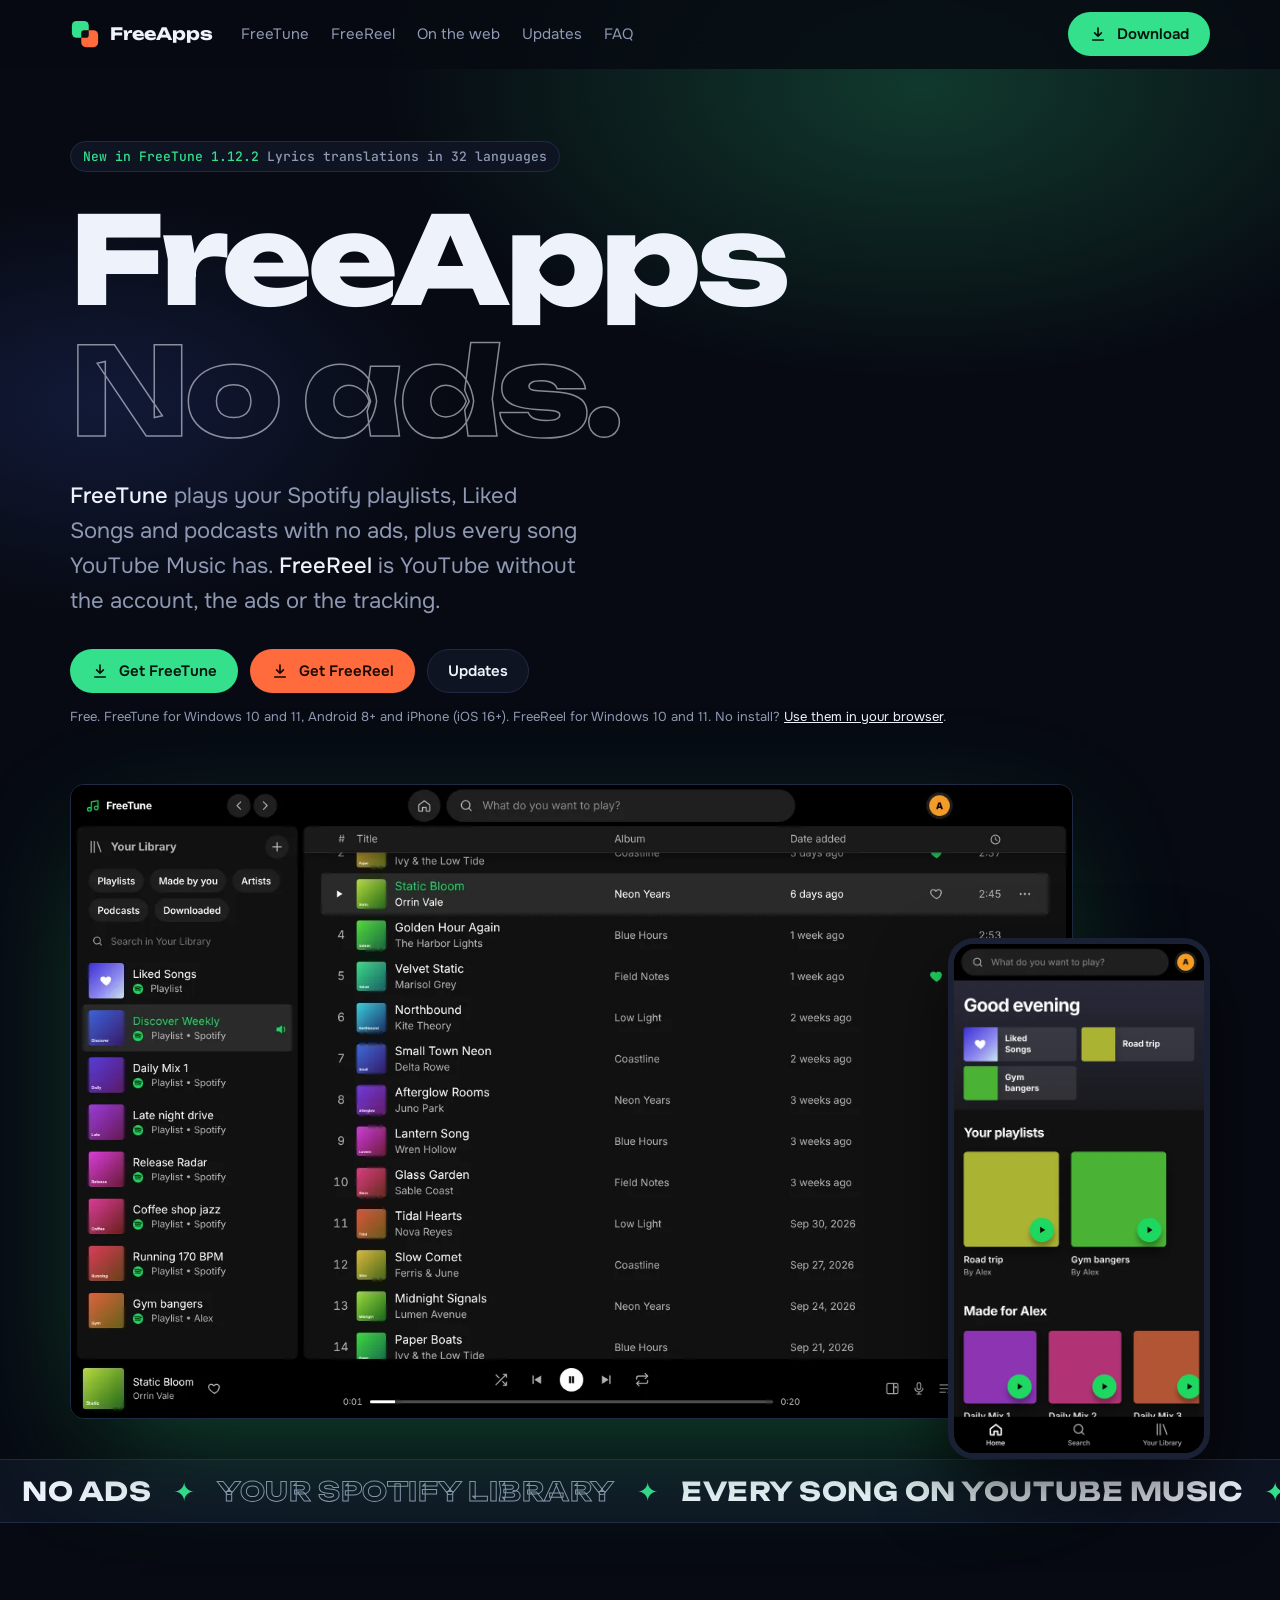
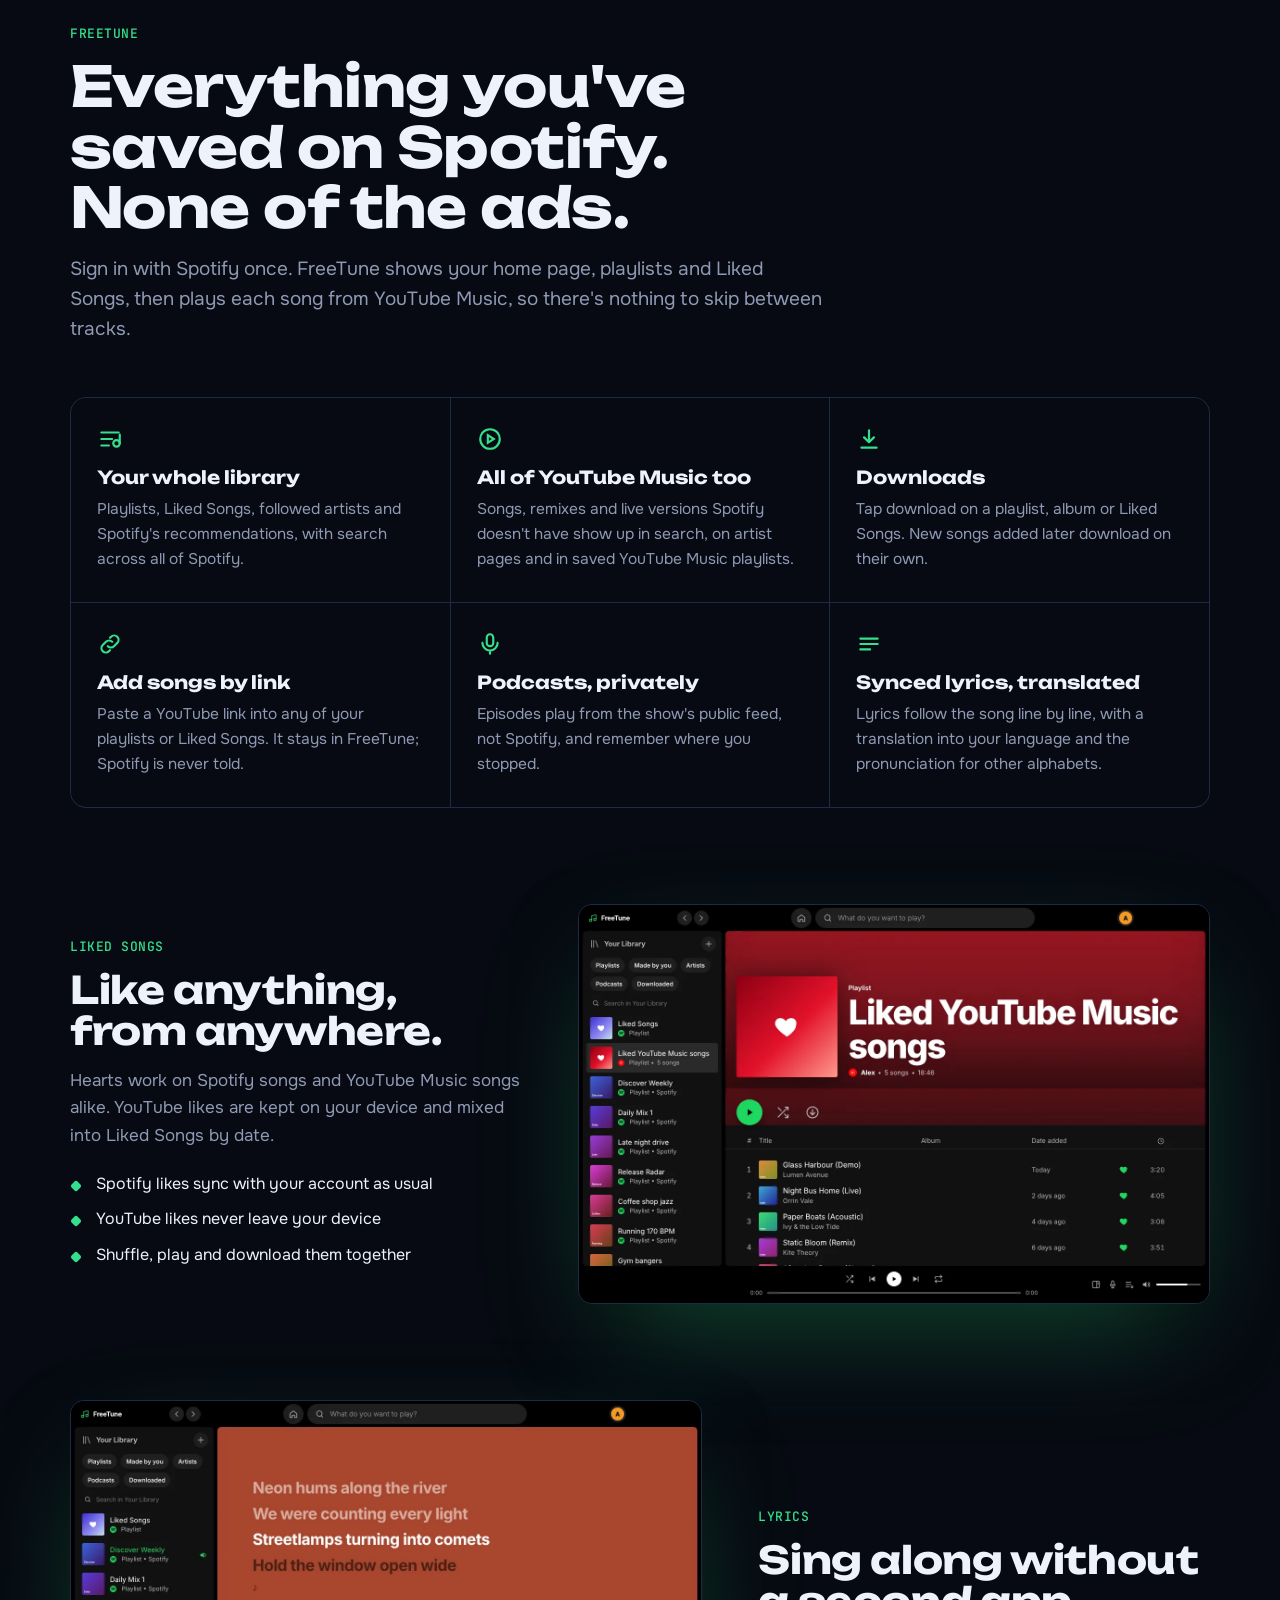
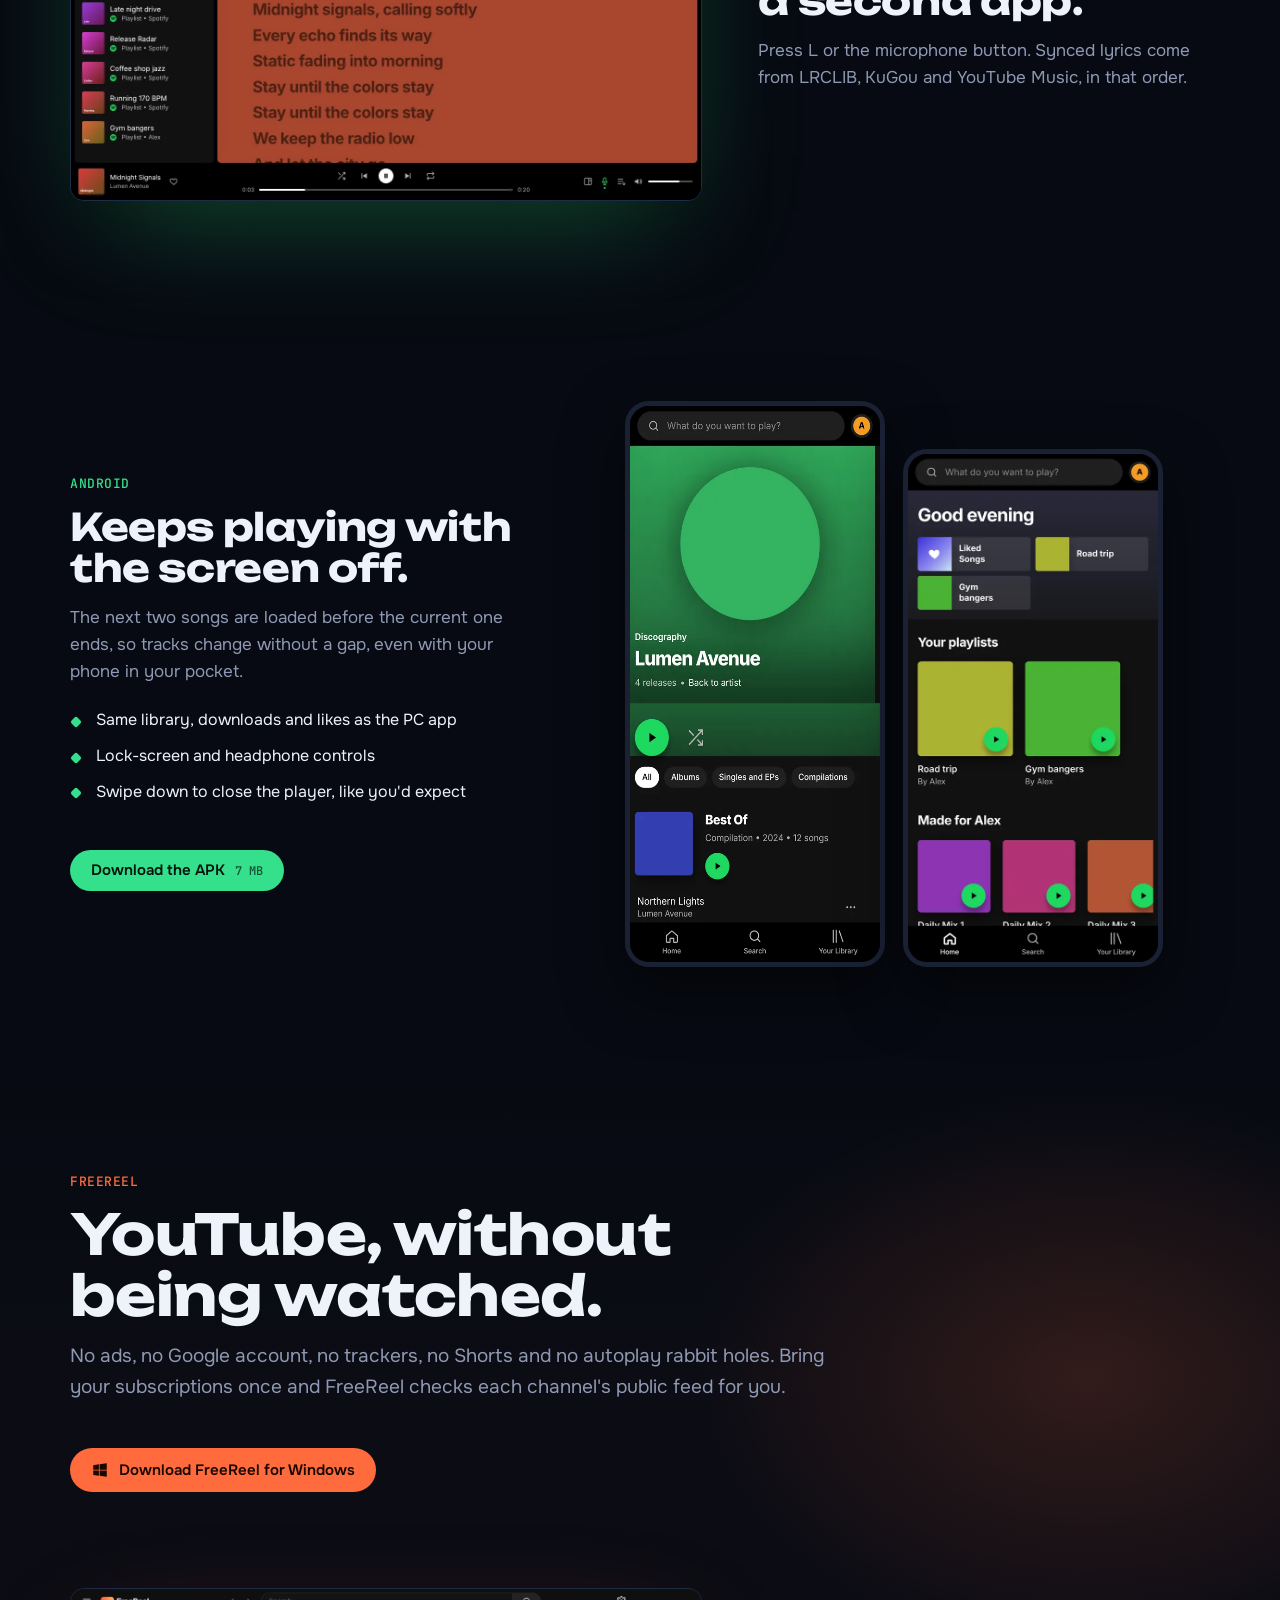
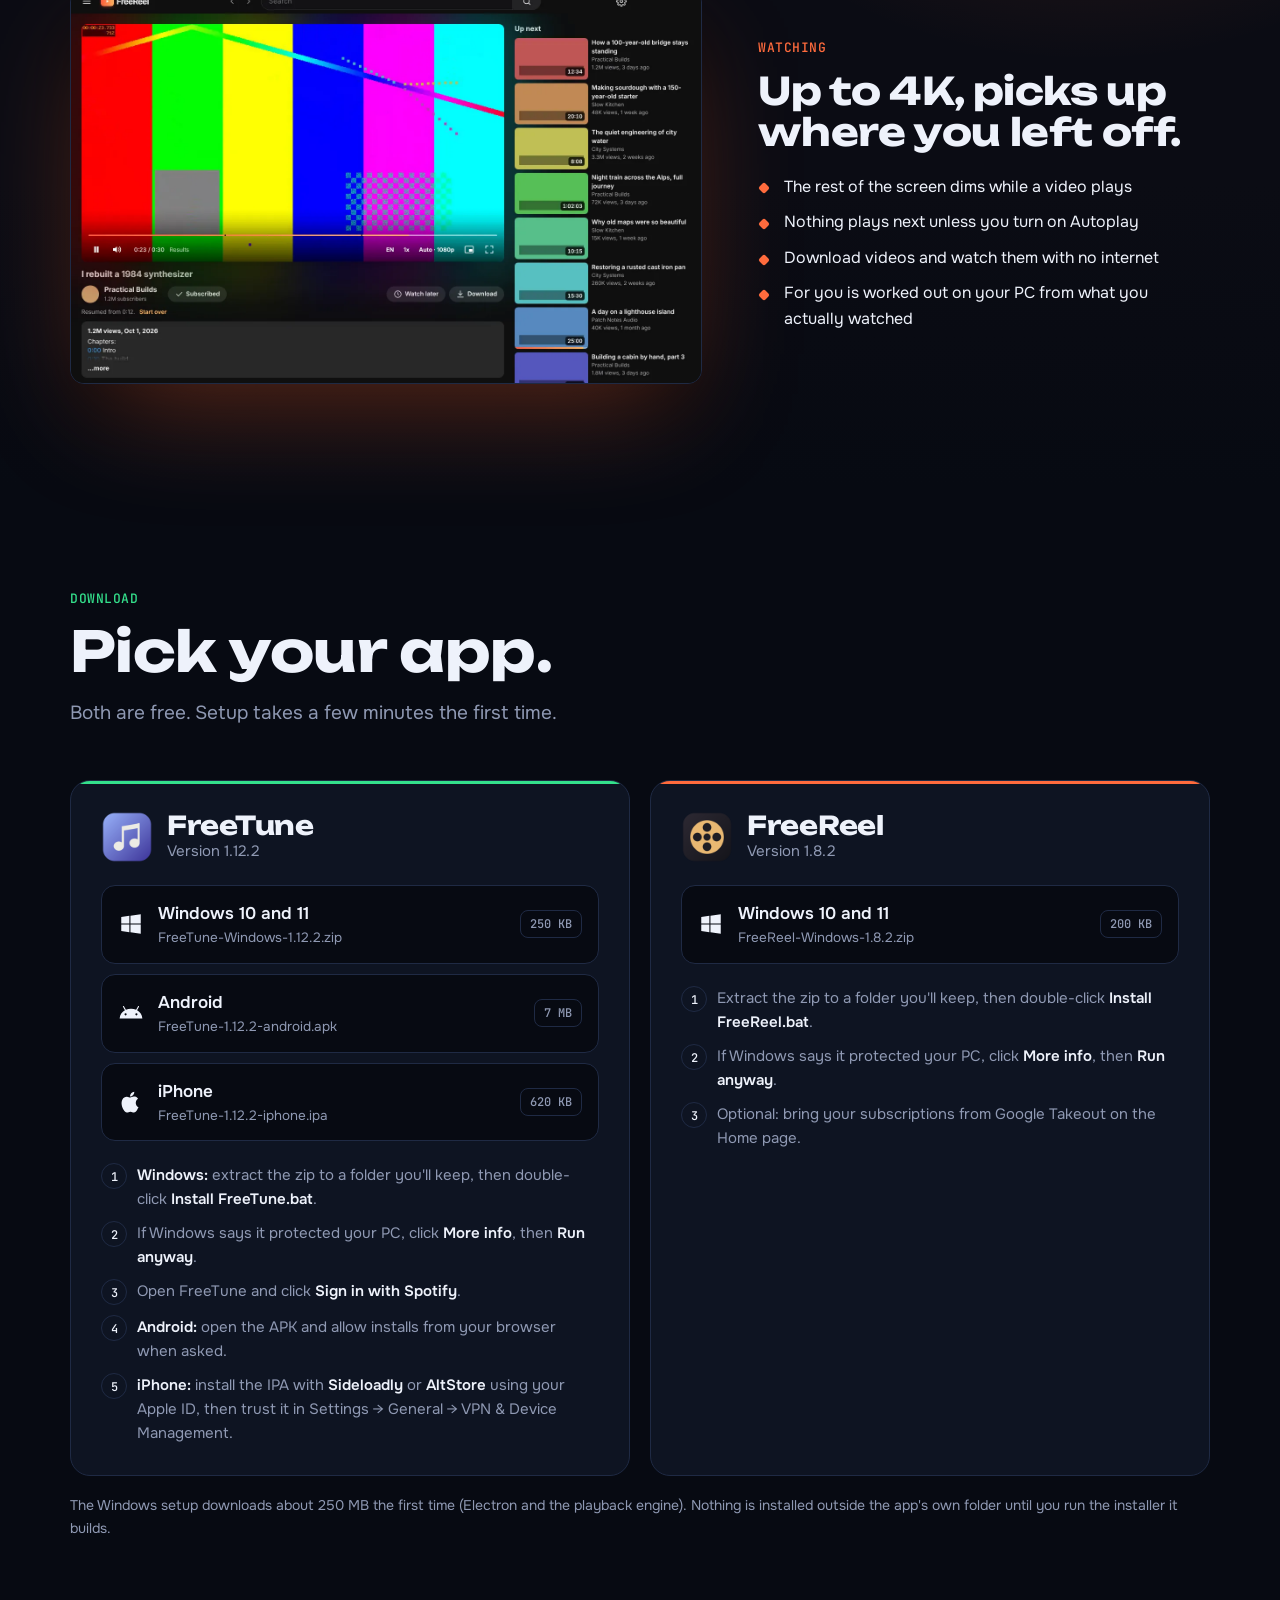
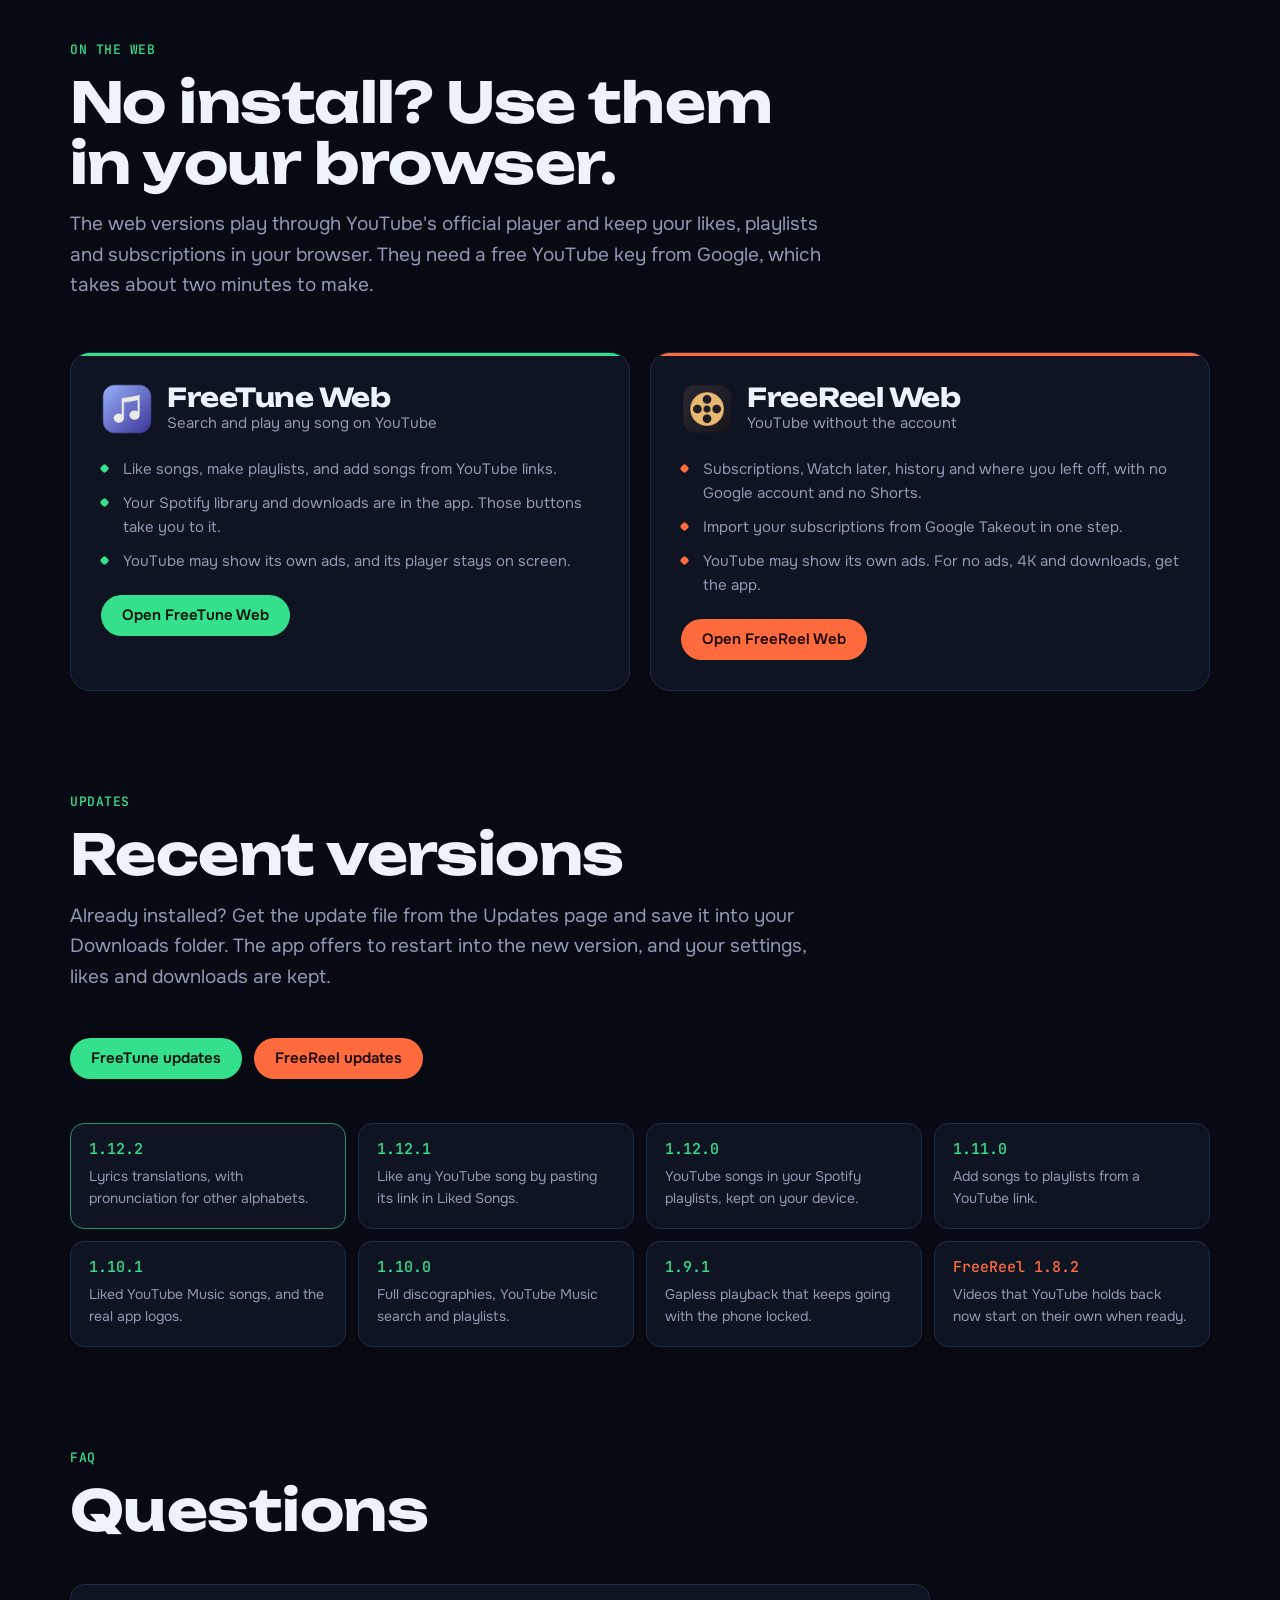
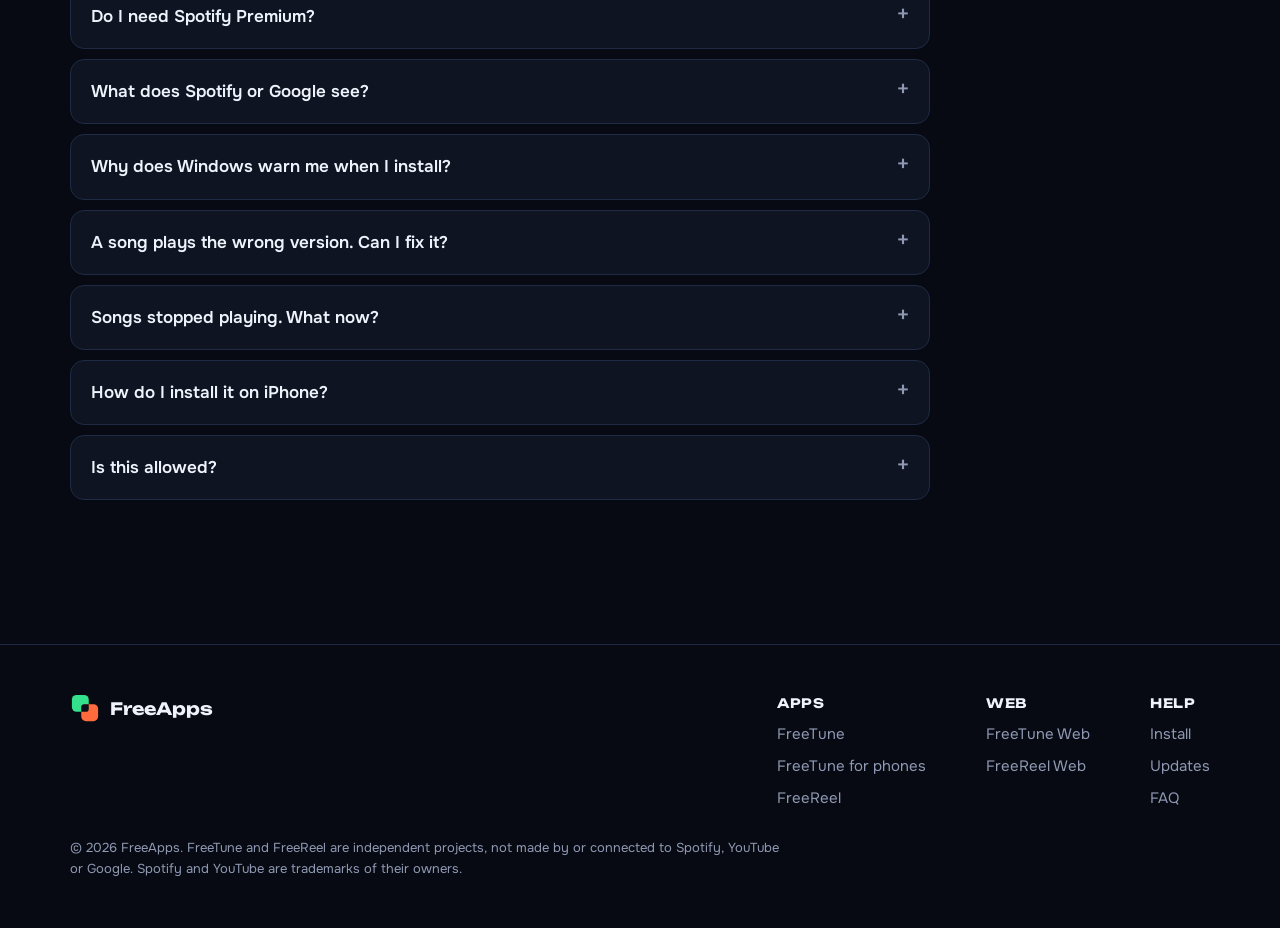
<file: index.html>
<!DOCTYPE html>
<html lang="en">
<head>
<meta charset="utf-8">
<meta name="viewport" content="width=device-width, initial-scale=1, viewport-fit=cover">
<title>FreeApps</title>
<meta name="description" content="FreeApps: download FreeTune (your Spotify library, ad-free) and FreeReel (private YouTube) for Windows, Android and iPhone.">
<meta name="theme-color" content="#070a12">
<link rel="icon" href="img/freeapps.svg" type="image/svg+xml">
<link rel="preconnect" href="https://fonts.googleapis.com">
<link rel="preconnect" href="https://fonts.gstatic.com" crossorigin>
<link rel="stylesheet" href="https://fonts.googleapis.com/css2?family=Unbounded:wght@500;700;800&family=Onest:wght@400;500;600&family=JetBrains+Mono:wght@500&display=swap">
<link rel="stylesheet" href="site.css">
</head>
<body>

<header class="top" id="top">
  <div class="wrap bar">
    <a class="brand" href="#top"><img src="img/freeapps.svg" alt="">FreeApps</a>
    <nav class="links" aria-label="Sections">
      <a href="#freetune">FreeTune</a>
      <a href="#freereel">FreeReel</a>
      <a href="#web">On the web</a>
      <a href="updates.html">Updates</a>
      <a href="#faq">FAQ</a>
    </nav>
    <a class="btn tune" href="#download"><svg viewBox="0 0 24 24" fill="none" stroke="currentColor" stroke-width="2.2" stroke-linecap="round" stroke-linejoin="round"><path d="M12 4v11m0 0-4.5-4.5M12 15l4.5-4.5M5 20h14"/></svg>Download</a>
  </div>
</header>

<main>
  <section class="hero">
    <div class="wrap">
      <span class="kicker"><b>New in FreeTune 1.12.2</b> Lyrics translations in 32 languages</span>
      <h1>FreeApps<span>No ads.</span></h1>
      <p class="lede"><strong>FreeTune</strong> plays your Spotify playlists, Liked Songs and podcasts with no ads, plus every song YouTube Music has. <strong>FreeReel</strong> is YouTube without the account, the ads or the tracking.</p>
      <div class="cta">
        <a class="btn tune" href="#get-freetune"><svg viewBox="0 0 24 24" fill="none" stroke="currentColor" stroke-width="2.2" stroke-linecap="round" stroke-linejoin="round"><path d="M12 4v11m0 0-4.5-4.5M12 15l4.5-4.5M5 20h14"/></svg>Get FreeTune</a>
        <a class="btn reel" href="#get-freereel"><svg viewBox="0 0 24 24" fill="none" stroke="currentColor" stroke-width="2.2" stroke-linecap="round" stroke-linejoin="round"><path d="M12 4v11m0 0-4.5-4.5M12 15l4.5-4.5M5 20h14"/></svg>Get FreeReel</a>
        <a class="btn ghost" href="updates.html">Updates</a>
      </div>
      <p class="fine">Free. FreeTune for Windows 10 and 11, Android 8+ and iPhone (iOS 16+). FreeReel for Windows 10 and 11. No install? <a href="#web">Use them in your browser</a>.</p>

      <div class="stage">
        <div class="screen desk"><img src="img/tune-desktop.webp" width="1360" height="860" alt="FreeTune on Windows: a Spotify playlist playing, with Your Library on the left"></div>
        <div class="phone"><img src="img/tune-phone.webp" width="540" height="1099" alt="FreeTune on Android: the home page"></div>
      </div>
    </div>
  </section>

  <div class="ticker" aria-hidden="true">
    <div class="track">
      <span>No ads</span><i>✦</i><span class="o">Your Spotify library</span><i>✦</i><span>Every song on YouTube Music</span><i>✦</i><span class="o">Offline downloads</span><i>✦</i><span>Synced lyrics</span><i>✦</i><span class="o">Private podcasts</span><i>✦</i>
      <span>No ads</span><i>✦</i><span class="o">Your Spotify library</span><i>✦</i><span>Every song on YouTube Music</span><i>✦</i><span class="o">Offline downloads</span><i>✦</i><span>Synced lyrics</span><i>✦</i><span class="o">Private podcasts</span><i>✦</i>
    </div>
  </div>

  <section class="band" id="freetune">
    <div class="wrap">
      <div class="head">
        <span class="tag">FREETUNE</span>
        <h2>Everything you've saved on Spotify. None of the ads.</h2>
        <p>Sign in with Spotify once. FreeTune shows your home page, playlists and Liked Songs, then plays each song from YouTube Music, so there's nothing to skip between tracks.</p>
      </div>

      <div class="feats">
        <div class="feat">
          <svg viewBox="0 0 24 24" fill="none" stroke="currentColor" stroke-width="2" stroke-linecap="round"><path d="M4 6h16M4 12h10M4 18h7"/><circle cx="18" cy="16" r="3"/><path d="M21 16V8"/></svg>
          <h3>Your whole library</h3>
          <p>Playlists, Liked Songs, followed artists and Spotify's recommendations, with search across all of Spotify.</p>
        </div>
        <div class="feat">
          <svg viewBox="0 0 24 24" fill="none" stroke="currentColor" stroke-width="2" stroke-linecap="round"><circle cx="12" cy="12" r="9"/><path d="m10 8.5 5.5 3.5-5.5 3.5z"/></svg>
          <h3>All of YouTube Music too</h3>
          <p>Songs, remixes and live versions Spotify doesn't have show up in search, on artist pages and in saved YouTube Music playlists.</p>
        </div>
        <div class="feat">
          <svg viewBox="0 0 24 24" fill="none" stroke="currentColor" stroke-width="2" stroke-linecap="round" stroke-linejoin="round"><path d="M12 4v11m0 0-4.5-4.5M12 15l4.5-4.5M5 20h14"/></svg>
          <h3>Downloads</h3>
          <p>Tap download on a playlist, album or Liked Songs. New songs added later download on their own.</p>
        </div>
        <div class="feat">
          <svg viewBox="0 0 24 24" fill="none" stroke="currentColor" stroke-width="2" stroke-linecap="round"><path d="M10 14a4 4 0 0 0 5.7 0l3-3a4 4 0 0 0-5.7-5.7l-1 1M14 10a4 4 0 0 0-5.7 0l-3 3a4 4 0 0 0 5.7 5.7l1-1"/></svg>
          <h3>Add songs by link</h3>
          <p>Paste a YouTube link into any of your playlists or Liked Songs. It stays in FreeTune; Spotify is never told.</p>
        </div>
        <div class="feat">
          <svg viewBox="0 0 24 24" fill="none" stroke="currentColor" stroke-width="2" stroke-linecap="round"><rect x="9" y="3" width="6" height="11" rx="3"/><path d="M5 11a7 7 0 0 0 14 0M12 18v3"/></svg>
          <h3>Podcasts, privately</h3>
          <p>Episodes play from the show's public feed, not Spotify, and remember where you stopped.</p>
        </div>
        <div class="feat">
          <svg viewBox="0 0 24 24" fill="none" stroke="currentColor" stroke-width="2" stroke-linecap="round"><path d="M4 7h16M4 12h16M4 17h9"/></svg>
          <h3>Synced lyrics, translated</h3>
          <p>Lyrics follow the song line by line, with a translation into your language and the pronunciation for other alphabets.</p>
        </div>
      </div>

      <div class="story">
        <div class="copy">
          <span class="tag">LIKED SONGS</span>
          <h3>Like anything, from anywhere.</h3>
          <p>Hearts work on Spotify songs and YouTube Music songs alike. YouTube likes are kept on your device and mixed into Liked Songs by date.</p>
          <ul>
            <li>Spotify likes sync with your account as usual</li>
            <li>YouTube likes never leave your device</li>
            <li>Shuffle, play and download them together</li>
          </ul>
        </div>
        <div class="shot"><div class="screen"><img src="img/tune-ytliked.webp" width="1360" height="860" alt="The Liked YouTube Music songs playlist in FreeTune"></div></div>
      </div>

      <div class="story flip">
        <div class="copy">
          <span class="tag">LYRICS</span>
          <h3>Sing along without a second app.</h3>
          <p>Press L or the microphone button. Synced lyrics come from LRCLIB, KuGou and YouTube Music, in that order.</p>
        </div>
        <div class="shot"><div class="screen"><img src="img/tune-lyrics.webp" width="1360" height="860" alt="Synced lyrics in FreeTune with the current line highlighted"></div></div>
      </div>
    </div>
  </section>

  <section class="band" id="phone" style="padding-top:0">
    <div class="wrap">
      <div class="story">
        <div class="copy">
          <span class="tag">ANDROID</span>
          <h3>Keeps playing with the screen off.</h3>
          <p>The next two songs are loaded before the current one ends, so tracks change without a gap, even with your phone in your pocket.</p>
          <ul>
            <li>Same library, downloads and likes as the PC app</li>
            <li>Lock-screen and headphone controls</li>
            <li>Swipe down to close the player, like you'd expect</li>
          </ul>
          <div class="cta"><a class="btn tune" href="downloads/FreeTune-1.12.2-android.apk" download>Download the APK <small>7 MB</small></a></div>
        </div>
        <div class="shot phones">
          <img src="img/tune-phone-disco.webp" width="540" height="1099" alt="An artist's full discography on FreeTune for Android">
          <img src="img/tune-phone.webp" width="540" height="1099" alt="The home page of FreeTune for Android">
        </div>
      </div>
    </div>
  </section>

  <section class="band reel-band" id="freereel">
    <div class="wrap">
      <div class="head">
        <span class="tag">FREEREEL</span>
        <h2>YouTube, without being watched.</h2>
        <p>No ads, no Google account, no trackers, no Shorts and no autoplay rabbit holes. Bring your subscriptions once and FreeReel checks each channel's public feed for you.</p>
        <div class="cta"><a class="btn reel" href="downloads/FreeReel-Windows-1.8.2.zip" download><svg viewBox="0 0 24 24" fill="currentColor"><path d="M3 5.5 10.5 4.4v7.1H3zm8.5-1.2L21 3v8.5h-9.5zM3 12.5h7.5v7.1L3 18.5zm8.5 0H21V21l-9.5-1.3z"/></svg>Download FreeReel for Windows</a></div>
      </div>
      <div class="story flip">
        <div class="copy">
          <span class="tag">WATCHING</span>
          <h3>Up to 4K, picks up where you left off.</h3>
          <ul>
            <li>The rest of the screen dims while a video plays</li>
            <li>Nothing plays next unless you turn on Autoplay</li>
            <li>Download videos and watch them with no internet</li>
            <li>For you is worked out on your PC from what you actually watched</li>
          </ul>
        </div>
        <div class="shot"><div class="screen"><img src="img/reel-watch.webp" width="1440" height="900" alt="Watching a video in FreeReel with Up next on the right"></div></div>
      </div>
    </div>
  </section>

  <section class="band" id="download">
    <div class="wrap">
      <div class="head">
        <span class="tag">DOWNLOAD</span>
        <h2>Pick your app.</h2>
        <p>Both are free. Setup takes a few minutes the first time.</p>
      </div>
      <div class="get">
        <div class="card" id="get-freetune">
          <div class="who"><img src="img/icon.png" alt=""><div><h3>FreeTune</h3><p>Version 1.12.2</p></div></div>
          <div class="files">
            <a class="file" href="downloads/FreeTune-Windows-1.12.2.zip" download>
              <svg viewBox="0 0 24 24" fill="currentColor"><path d="M3 5.5 10.5 4.4v7.1H3zm8.5-1.2L21 3v8.5h-9.5zM3 12.5h7.5v7.1L3 18.5zm8.5 0H21V21l-9.5-1.3z"/></svg>
              <div><b>Windows 10 and 11</b><span>FreeTune-Windows-1.12.2.zip</span></div><em>250 KB</em>
            </a>
            <a class="file" href="downloads/FreeTune-1.12.2-android.apk" download>
              <svg viewBox="0 0 24 24" fill="currentColor"><path d="M17.6 9.5 19.4 6.3a.5.5 0 1 0-.9-.5l-1.8 3.2A10.9 10.9 0 0 0 12 8c-1.7 0-3.3.4-4.7 1L5.5 5.8a.5.5 0 1 0-.9.5l1.8 3.2C3.6 11 1.8 13.8 1.5 17h21c-.3-3.2-2.1-6-4.9-7.5zM7 14.2a1 1 0 1 1 0-2 1 1 0 0 1 0 2zm10 0a1 1 0 1 1 0-2 1 1 0 0 1 0 2z"/></svg>
              <div><b>Android</b><span>FreeTune-1.12.2-android.apk</span></div><em>7 MB</em>
            </a>
            <a class="file" href="downloads/FreeTune-1.12.2-iphone.ipa" download>
              <svg viewBox="0 0 24 24" fill="currentColor"><path d="M16.4 12.6c0-2.4 2-3.6 2.1-3.7-1.1-1.7-2.9-1.9-3.5-1.9-1.5-.2-2.9.9-3.7.9-.8 0-1.9-.9-3.2-.8-1.6 0-3.2 1-4 2.5-1.7 3-.4 7.4 1.2 9.8.8 1.2 1.8 2.5 3 2.4 1.2 0 1.7-.8 3.2-.8s1.9.8 3.2.8c1.3 0 2.1-1.2 2.9-2.4.9-1.3 1.3-2.7 1.3-2.7s-2.5-1-2.5-4.1zM14 5.5c.7-.8 1.1-1.9 1-3-1 0-2.1.7-2.8 1.5-.6.7-1.2 1.8-1 2.9 1.1.1 2.1-.6 2.8-1.4z"/></svg>
              <div><b>iPhone</b><span>FreeTune-1.12.2-iphone.ipa</span></div><em>620 KB</em>
            </a>
          </div>
          <ol class="steps">
            <li><span><b>Windows:</b> extract the zip to a folder you'll keep, then double-click <b>Install FreeTune.bat</b>.</span></li>
            <li><span>If Windows says it protected your PC, click <b>More info</b>, then <b>Run anyway</b>.</span></li>
            <li><span>Open FreeTune and click <b>Sign in with Spotify</b>.</span></li>
            <li><span><b>Android:</b> open the APK and allow installs from your browser when asked.</span></li>
            <li><span><b>iPhone:</b> install the IPA with <b>Sideloadly</b> or <b>AltStore</b> using your Apple ID, then trust it in Settings → General → VPN &amp; Device Management.</span></li>
          </ol>
        </div>
        <div class="card reel" id="get-freereel">
          <div class="who"><img src="img/icon-reel.png" alt=""><div><h3>FreeReel</h3><p>Version 1.8.2</p></div></div>
          <div class="files">
            <a class="file" href="downloads/FreeReel-Windows-1.8.2.zip" download>
              <svg viewBox="0 0 24 24" fill="currentColor"><path d="M3 5.5 10.5 4.4v7.1H3zm8.5-1.2L21 3v8.5h-9.5zM3 12.5h7.5v7.1L3 18.5zm8.5 0H21V21l-9.5-1.3z"/></svg>
              <div><b>Windows 10 and 11</b><span>FreeReel-Windows-1.8.2.zip</span></div><em>200 KB</em>
            </a>
          </div>
          <ol class="steps">
            <li><span>Extract the zip to a folder you'll keep, then double-click <b>Install FreeReel.bat</b>.</span></li>
            <li><span>If Windows says it protected your PC, click <b>More info</b>, then <b>Run anyway</b>.</span></li>
            <li><span>Optional: bring your subscriptions from Google Takeout on the Home page.</span></li>
          </ol>
        </div>
      </div>
      <p class="note">The Windows setup downloads about 250 MB the first time (Electron and the playback engine). Nothing is installed outside the app's own folder until you run the installer it builds.</p>
    </div>
  </section>

  <section class="band" id="web" style="padding-top:0">
    <div class="wrap">
      <div class="head">
        <span class="tag">ON THE WEB</span>
        <h2>No install? Use them in your browser.</h2>
        <p>The web versions play through YouTube's official player and keep your likes, playlists and subscriptions in your browser. They need a free YouTube key from Google, which takes about two minutes to make.</p>
      </div>
      <div class="get">
        <div class="card">
          <div class="who"><img src="img/icon.png" alt=""><div><h3>FreeTune Web</h3><p>Search and play any song on YouTube</p></div></div>
          <ol class="steps webdiff">
            <li><span>Like songs, make playlists, and add songs from YouTube links.</span></li>
            <li><span>Your Spotify library and downloads are in the app. Those buttons take you to it.</span></li>
            <li><span>YouTube may show its own ads, and its player stays on screen.</span></li>
          </ol>
          <a class="btn tune" href="tune/">Open FreeTune Web</a>
        </div>
        <div class="card reel">
          <div class="who"><img src="img/icon-reel.png" alt=""><div><h3>FreeReel Web</h3><p>YouTube without the account</p></div></div>
          <ol class="steps webdiff">
            <li><span>Subscriptions, Watch later, history and where you left off, with no Google account and no Shorts.</span></li>
            <li><span>Import your subscriptions from Google Takeout in one step.</span></li>
            <li><span>YouTube may show its own ads. For no ads, 4K and downloads, get the app.</span></li>
          </ol>
          <a class="btn reel" href="reel/">Open FreeReel Web</a>
        </div>
      </div>
    </div>
  </section>

  <section class="band" id="releases" style="padding-top:0">
    <div class="wrap">
      <div class="head">
        <span class="tag">UPDATES</span>
        <h2>Recent versions</h2>
        <p>Already installed? Get the update file from the Updates page and save it into your Downloads folder. The app offers to restart into the new version, and your settings, likes and downloads are kept.</p>
        <div class="cta"><a class="btn tune" href="updates.html#freetune">FreeTune updates</a><a class="btn reel" href="updates.html#freereel">FreeReel updates</a></div>
      </div>
      <div class="codes">
        <div class="code now"><span class="v">1.12.2</span><p>Lyrics translations, with pronunciation for other alphabets.</p></div>
        <div class="code"><span class="v">1.12.1</span><p>Like any YouTube song by pasting its link in Liked Songs.</p></div>
        <div class="code"><span class="v">1.12.0</span><p>YouTube songs in your Spotify playlists, kept on your device.</p></div>
        <div class="code"><span class="v">1.11.0</span><p>Add songs to playlists from a YouTube link.</p></div>
        <div class="code"><span class="v">1.10.1</span><p>Liked YouTube Music songs, and the real app logos.</p></div>
        <div class="code"><span class="v">1.10.0</span><p>Full discographies, YouTube Music search and playlists.</p></div>
        <div class="code"><span class="v">1.9.1</span><p>Gapless playback that keeps going with the phone locked.</p></div>
        <div class="code r"><span class="v">FreeReel 1.8.2</span><p>Videos that YouTube holds back now start on their own when ready.</p></div>
      </div>
    </div>
  </section>

  <section class="band" id="faq" style="padding-top:0">
    <div class="wrap">
      <div class="head"><span class="tag">FAQ</span><h2>Questions</h2></div>
      <div class="faq">
        <details><summary>Do I need Spotify Premium?</summary><p>No. A free Spotify account works. FreeTune only reads your library and search from Spotify; the music itself comes from YouTube Music, so there are no Spotify ads.</p></details>
        <details><summary>What does Spotify or Google see?</summary><p>Spotify sees that you signed in and browsed your library, like it would in its own app. Songs are fetched from YouTube without a Google account or cookies. Likes and songs you add from YouTube links stay on your device. Podcast episodes come from the show's public feed. YouTube still sees your internet address when it sends audio or video; use a VPN if you want to hide that.</p></details>
        <details><summary>Why does Windows warn me when I install?</summary><p>The apps aren't code-signed, which costs money every year. Windows shows "Windows protected your PC" for unsigned apps. Click More info, then Run anyway.</p></details>
        <details><summary>A song plays the wrong version. Can I fix it?</summary><p>Yes. Right-click the song, choose "Wrong song?", and paste the YouTube link of the right one. FreeTune uses it from then on.</p></details>
        <details><summary>Songs stopped playing. What now?</summary><p>Open Settings and choose Update playback engine. If that doesn't help, Settings → Open log folder has a log you can share.</p></details>
        <details><summary>How do I install it on iPhone?</summary><p>The iPhone app isn't on the App Store, so it's installed with Sideloadly (on a PC or Mac) or AltStore using your own Apple ID. With a free Apple ID the app has to be re-installed every 7 days; AltStore can do that for you automatically. It needs iOS 16 or newer.</p></details>
        <details><summary>Is this allowed?</summary><p>FreeTune and FreeReel use unofficial Spotify and YouTube interfaces, which neither service permits. They can break when those services change. The risk to your accounts is low but not zero. Neither app is made by, or connected to, Spotify, YouTube or Google.</p></details>
      </div>
    </div>
  </section>
</main>

<footer>
  <div class="wrap">
    <a class="brand" href="#top"><img src="img/freeapps.svg" alt="">FreeApps</a>
    <div class="cols">
      <div><b>APPS</b><a href="#freetune">FreeTune</a><a href="#phone">FreeTune for phones</a><a href="#freereel">FreeReel</a></div>
      <div><b>WEB</b><a href="tune/">FreeTune Web</a><a href="reel/">FreeReel Web</a></div>
      <div><b>HELP</b><a href="#download">Install</a><a href="updates.html">Updates</a><a href="#faq">FAQ</a></div>
    </div>
    <p class="legal">© 2026 FreeApps. FreeTune and FreeReel are independent projects, not made by or connected to Spotify, YouTube or Google. Spotify and YouTube are trademarks of their owners.</p>
  </div>
</footer>

<script>
  (function () {
    var h = document.getElementById('top');
    var on = function () { h.classList.toggle('scrolled', window.scrollY > 8); };
    window.addEventListener('scroll', on, { passive: true });
    on();
  })();
</script>
</body>
</html>
</file>
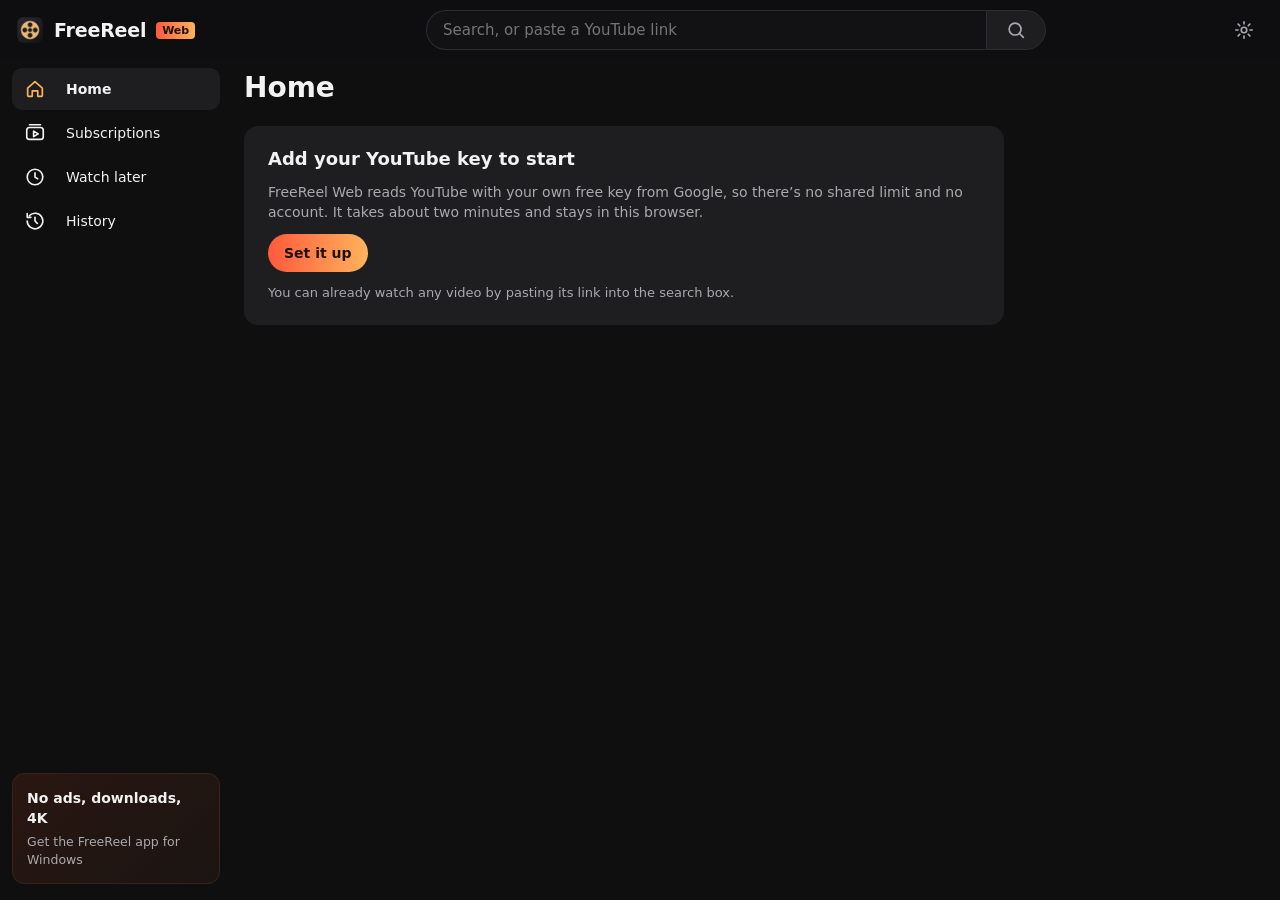
<file: reel/index.html>
<!DOCTYPE html>
<html lang="en">
<head>
<meta charset="utf-8">
<meta name="viewport" content="width=device-width, initial-scale=1, viewport-fit=cover">
<title>FreeReel Web</title>
<meta name="description" content="FreeReel in your browser: YouTube without the account, the recommendations rabbit hole or Shorts.">
<meta name="theme-color" content="#0f0f10">
<link rel="icon" href="../img/icon-reel.png">
<link rel="stylesheet" href="app.css">
</head>
<body>
<header id="top">
  <a class="brand" href="#home"><img src="../img/icon-reel.png" alt="">FreeReel <span class="web">Web</span></a>
  <form id="search" role="search">
    <input id="q" type="search" placeholder="Search, or paste a YouTube link" aria-label="Search YouTube" autocomplete="off">
    <button aria-label="Search"><svg viewBox="0 0 24 24"><circle cx="11" cy="11" r="6.5"/><path d="m20 20-4.2-4.2"/></svg></button>
  </form>
  <a class="icon-btn" href="#settings" aria-label="Settings" title="Settings"><svg viewBox="0 0 24 24"><circle cx="12" cy="12" r="3"/><path d="M12 3v2.5M12 18.5V21M3 12h2.5M18.5 12H21M5.6 5.6l1.8 1.8M16.6 16.6l1.8 1.8M5.6 18.4l1.8-1.8M16.6 7.4l1.8-1.8"/></svg></a>
</header>
<div id="body">
  <nav id="nav" aria-label="Main">
    <a href="#home" data-view="home"><svg viewBox="0 0 24 24"><path d="M4 11 12 4l8 7v8a1 1 0 0 1-1 1h-4v-6H9v6H5a1 1 0 0 1-1-1z"/></svg><span>Home</span></a>
    <a href="#subs" data-view="subs"><svg viewBox="0 0 24 24"><rect x="3" y="6" width="18" height="13" rx="3"/><path d="M6 3h12M10.5 10v6l5-3z"/></svg><span>Subscriptions</span></a>
    <a href="#later" data-view="later"><svg viewBox="0 0 24 24"><circle cx="12" cy="12" r="8.5"/><path d="M12 7.5V12l3 2"/></svg><span>Watch later</span></a>
    <a href="#history" data-view="history"><svg viewBox="0 0 24 24"><path d="M3.5 12a8.5 8.5 0 1 0 2.5-6M3.5 4v4h4M12 8v4l2.5 2.5"/></svg><span>History</span></a>
    <a class="get-app" href="../index.html#get-freereel" target="_blank" rel="noopener"><b>No ads, downloads, 4K</b><span>Get the FreeReel app for Windows</span></a>
  </nav>
  <main id="main" tabindex="-1"></main>
</div>
<div id="toast" role="status" aria-live="polite"></div>
<dialog id="dlg"></dialog>
<script src="../web/yt.js"></script>
<script src="app.js"></script>
</body>
</html>
</file>
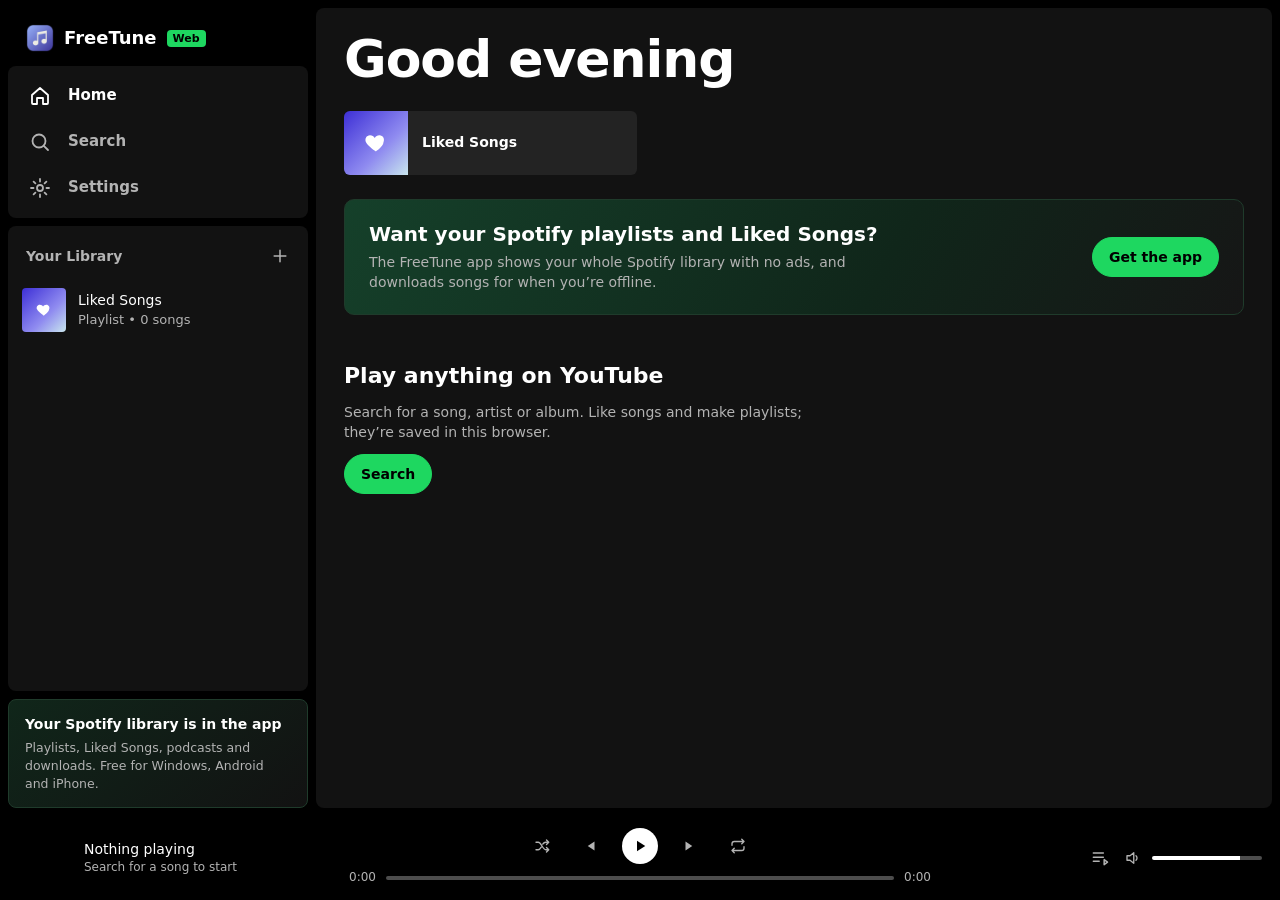
<file: tune/index.html>
<!DOCTYPE html>
<html lang="en">
<head>
<meta charset="utf-8">
<meta name="viewport" content="width=device-width, initial-scale=1, viewport-fit=cover">
<title>FreeTune Web</title>
<meta name="description" content="FreeTune in your browser: search and play any song from YouTube, make playlists and like songs.">
<meta name="theme-color" content="#000000">
<link rel="icon" href="../img/icon.png">
<link rel="stylesheet" href="app.css">
</head>
<body>
<div id="app">
  <aside id="side">
    <a class="brand" href="#home"><img src="../img/icon.png" alt="">FreeTune <span class="web">Web</span></a>
    <nav class="nav" aria-label="Main">
      <a href="#home" data-view="home"><svg viewBox="0 0 24 24"><path d="M4 11 12 4l8 7v8a1 1 0 0 1-1 1h-4v-6H9v6H5a1 1 0 0 1-1-1z"/></svg>Home</a>
      <a href="#search" data-view="search"><svg viewBox="0 0 24 24"><circle cx="11" cy="11" r="6.5"/><path d="m20 20-4.2-4.2"/></svg>Search</a>
      <a href="#settings" data-view="settings"><svg viewBox="0 0 24 24"><circle cx="12" cy="12" r="3"/><path d="M12 3v2.5M12 18.5V21M3 12h2.5M18.5 12H21M5.6 5.6l1.8 1.8M16.6 16.6l1.8 1.8M5.6 18.4l1.8-1.8M16.6 7.4l1.8-1.8"/></svg>Settings</a>
    </nav>
    <section class="lib" aria-label="Your Library">
      <div class="lib-head"><span>Your Library</span><button class="icon-btn" id="new-pl" title="New playlist" aria-label="New playlist"><svg viewBox="0 0 24 24"><path d="M12 5v14M5 12h14"/></svg></button></div>
      <div id="lib-list" class="lib-list"></div>
    </section>
    <a class="get-app" href="../index.html#get-freetune" target="_blank" rel="noopener">
      <b>Your Spotify library is in the app</b>
      <span>Playlists, Liked Songs, podcasts and downloads. Free for Windows, Android and iPhone.</span>
    </a>
  </aside>

  <main id="main" tabindex="-1"></main>

  <div id="video-card" aria-label="YouTube player">
    <div class="vc-head"><span>Playing from YouTube</span></div>
    <div class="vc-frame"><div id="yt"></div></div>
  </div>

  <footer id="player" aria-label="Player">
    <div class="np">
      <img id="np-art" alt="">
      <div class="np-text"><div id="np-title" class="t">Nothing playing</div><div id="np-artist" class="a">Search for a song to start</div></div>
      <button class="icon-btn like" id="np-like" aria-label="Save to Liked Songs" aria-pressed="false" hidden><svg viewBox="0 0 24 24"><path d="M12 20s-7-4.4-9.2-8.6C1.4 8.5 3.2 5 6.6 5c2 0 3.4 1.1 4.4 2.5C12 6.1 13.4 5 15.4 5c3.4 0 5.2 3.5 3.8 6.4C19 15.6 12 20 12 20z"/></svg></button>
    </div>
    <div class="ctrl">
      <div class="btns">
        <button class="icon-btn toggle" id="shuffle" aria-label="Shuffle" aria-pressed="false"><svg viewBox="0 0 24 24"><path d="M4 7h3c4 0 6 10 10 10h3M4 17h3c1.6 0 2.8-1.6 4-3.5M13 9.5C14.2 7.6 15.4 7 17 7h3M18 4l3 3-3 3M18 14l3 3-3 3"/></svg></button>
        <button class="icon-btn" id="prev" aria-label="Previous"><svg viewBox="0 0 24 24"><path d="M6 5v14M18 6l-9 6 9 6z" class="fill"/></svg></button>
        <button class="play-btn" id="play" aria-label="Play"><svg viewBox="0 0 24 24" class="i-play"><path d="M8 5v14l11-7z" class="fill"/></svg><svg viewBox="0 0 24 24" class="i-pause"><path d="M7 5h3.5v14H7zM13.5 5H17v14h-3.5z" class="fill"/></svg></button>
        <button class="icon-btn" id="next" aria-label="Next"><svg viewBox="0 0 24 24"><path d="M18 5v14M6 6l9 6-9 6z" class="fill"/></svg></button>
        <button class="icon-btn toggle" id="repeat" aria-label="Repeat" aria-pressed="false"><svg viewBox="0 0 24 24"><path d="M17 3l3 3-3 3M4 11V9a3 3 0 0 1 3-3h13M7 21l-3-3 3-3M20 13v2a3 3 0 0 1-3 3H4"/></svg><span class="one">1</span></button>
      </div>
      <div class="seek"><span id="t-cur">0:00</span><input id="seek" type="range" min="0" max="1000" value="0" aria-label="Seek"><span id="t-dur">0:00</span></div>
    </div>
    <div class="extra">
      <button class="icon-btn" id="queue-btn" aria-label="Queue" title="Queue"><svg viewBox="0 0 24 24"><path d="M4 6h12M4 11h12M4 16h7M17 14v6l4-3z"/></svg></button>
      <svg viewBox="0 0 24 24" class="vol-i" aria-hidden="true"><path d="M4 9h4l5-4v14l-5-4H4zM16 9a4 4 0 0 1 0 6"/></svg>
      <input id="vol" type="range" min="0" max="100" value="80" aria-label="Volume">
    </div>
  </footer>

  <nav id="tabbar" aria-label="Main">
    <a href="#home" data-view="home"><svg viewBox="0 0 24 24"><path d="M4 11 12 4l8 7v8a1 1 0 0 1-1 1h-4v-6H9v6H5a1 1 0 0 1-1-1z"/></svg>Home</a>
    <a href="#search" data-view="search"><svg viewBox="0 0 24 24"><circle cx="11" cy="11" r="6.5"/><path d="m20 20-4.2-4.2"/></svg>Search</a>
    <a href="#library" data-view="library"><svg viewBox="0 0 24 24"><path d="M5 4v16M10 4v16M15 4l5 16"/></svg>Library</a>
    <a href="#settings" data-view="settings"><svg viewBox="0 0 24 24"><circle cx="12" cy="12" r="3"/><path d="M12 3v2.5M12 18.5V21M3 12h2.5M18.5 12H21M5.6 5.6l1.8 1.8M16.6 16.6l1.8 1.8M5.6 18.4l1.8-1.8M16.6 7.4l1.8-1.8"/></svg>Settings</a>
  </nav>
</div>

<div id="menu" role="menu" hidden></div>
<div id="toast" role="status" aria-live="polite"></div>
<dialog id="dlg"></dialog>

<script src="../web/yt.js"></script>
<script src="app.js"></script>
</body>
</html>
</file>
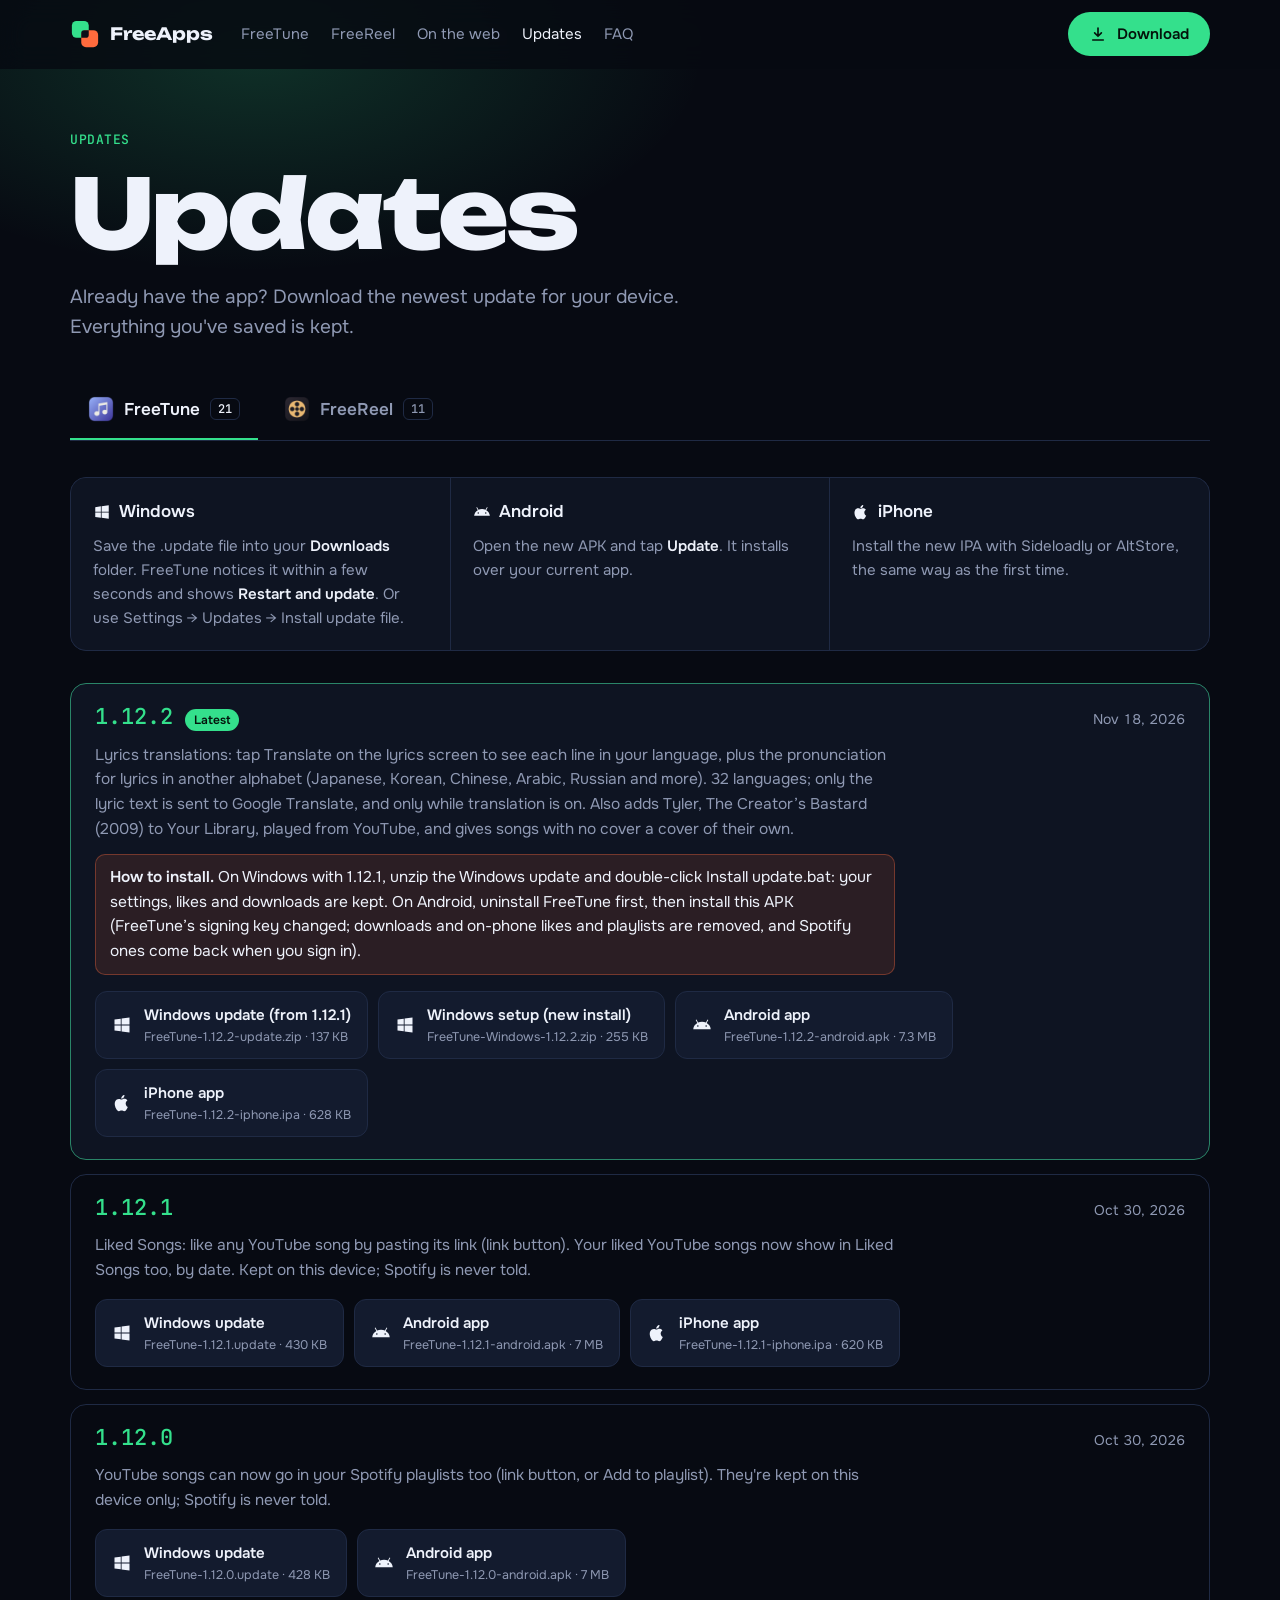
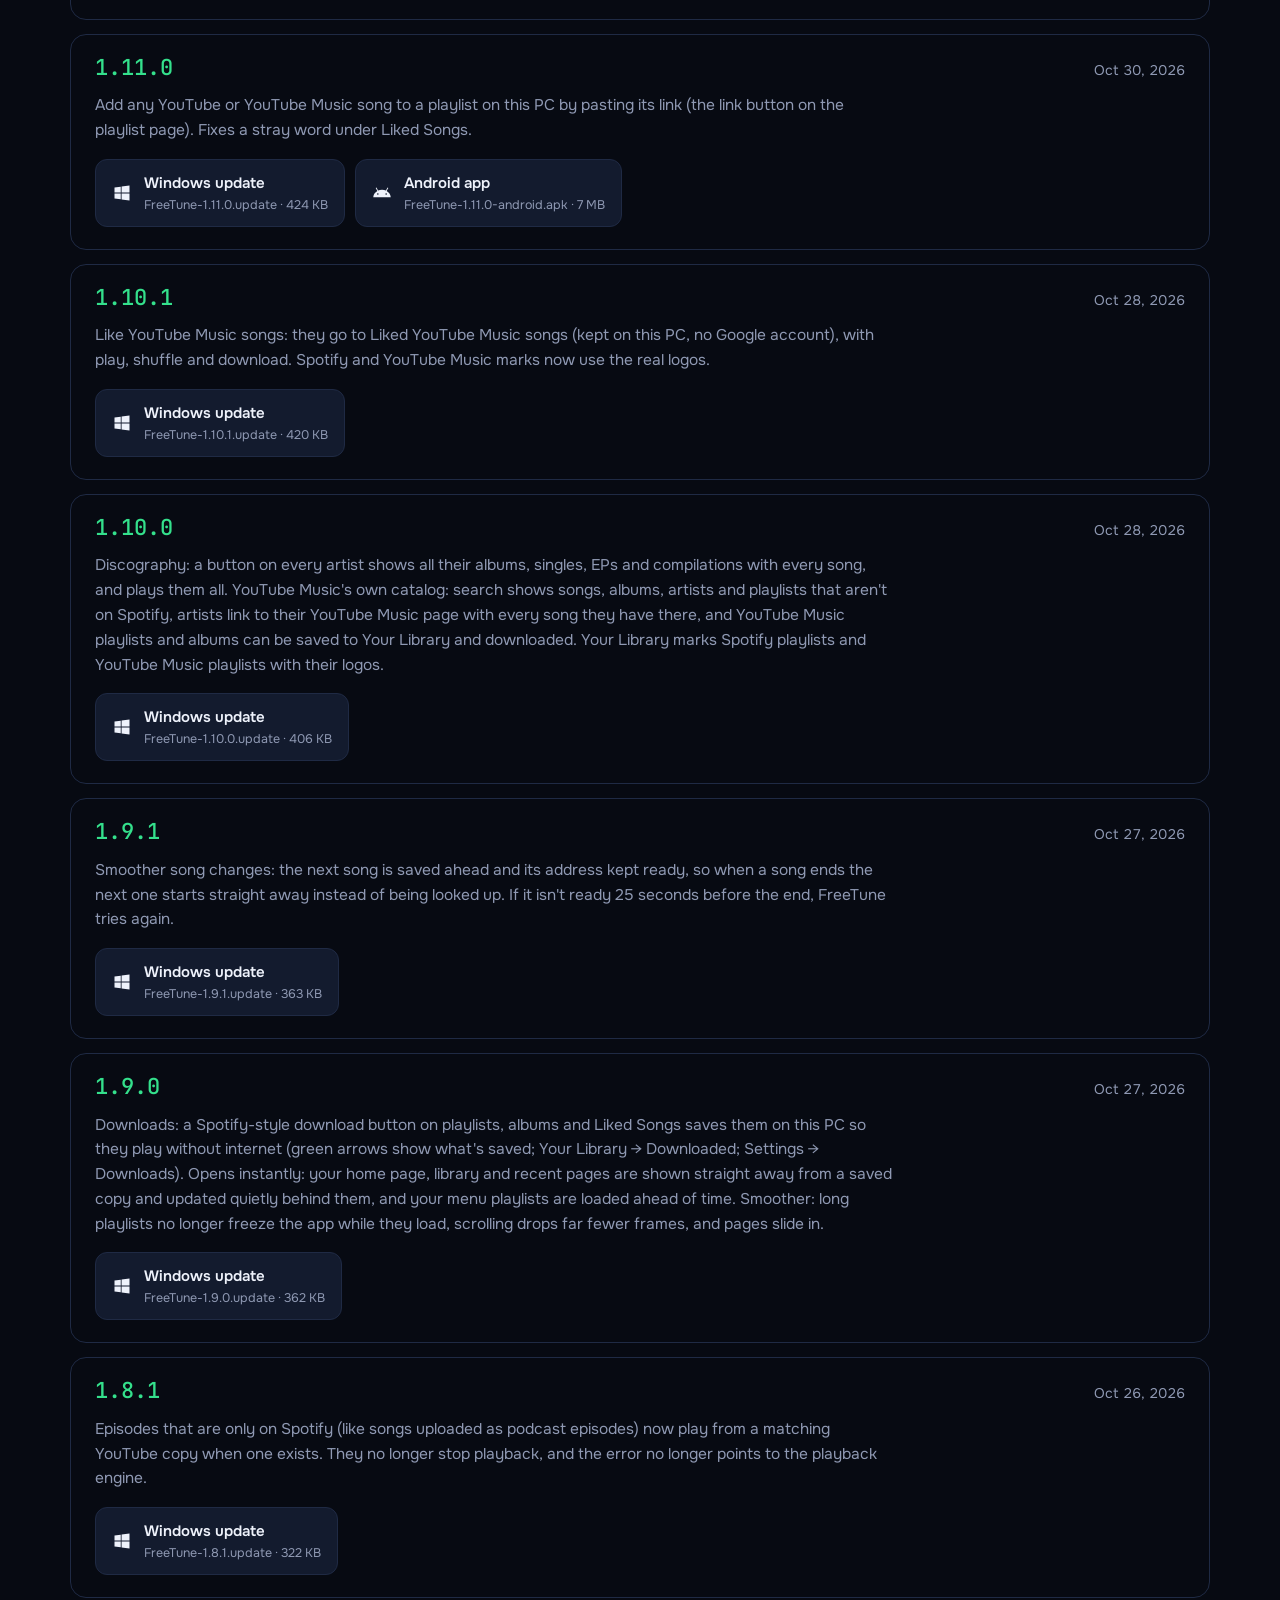
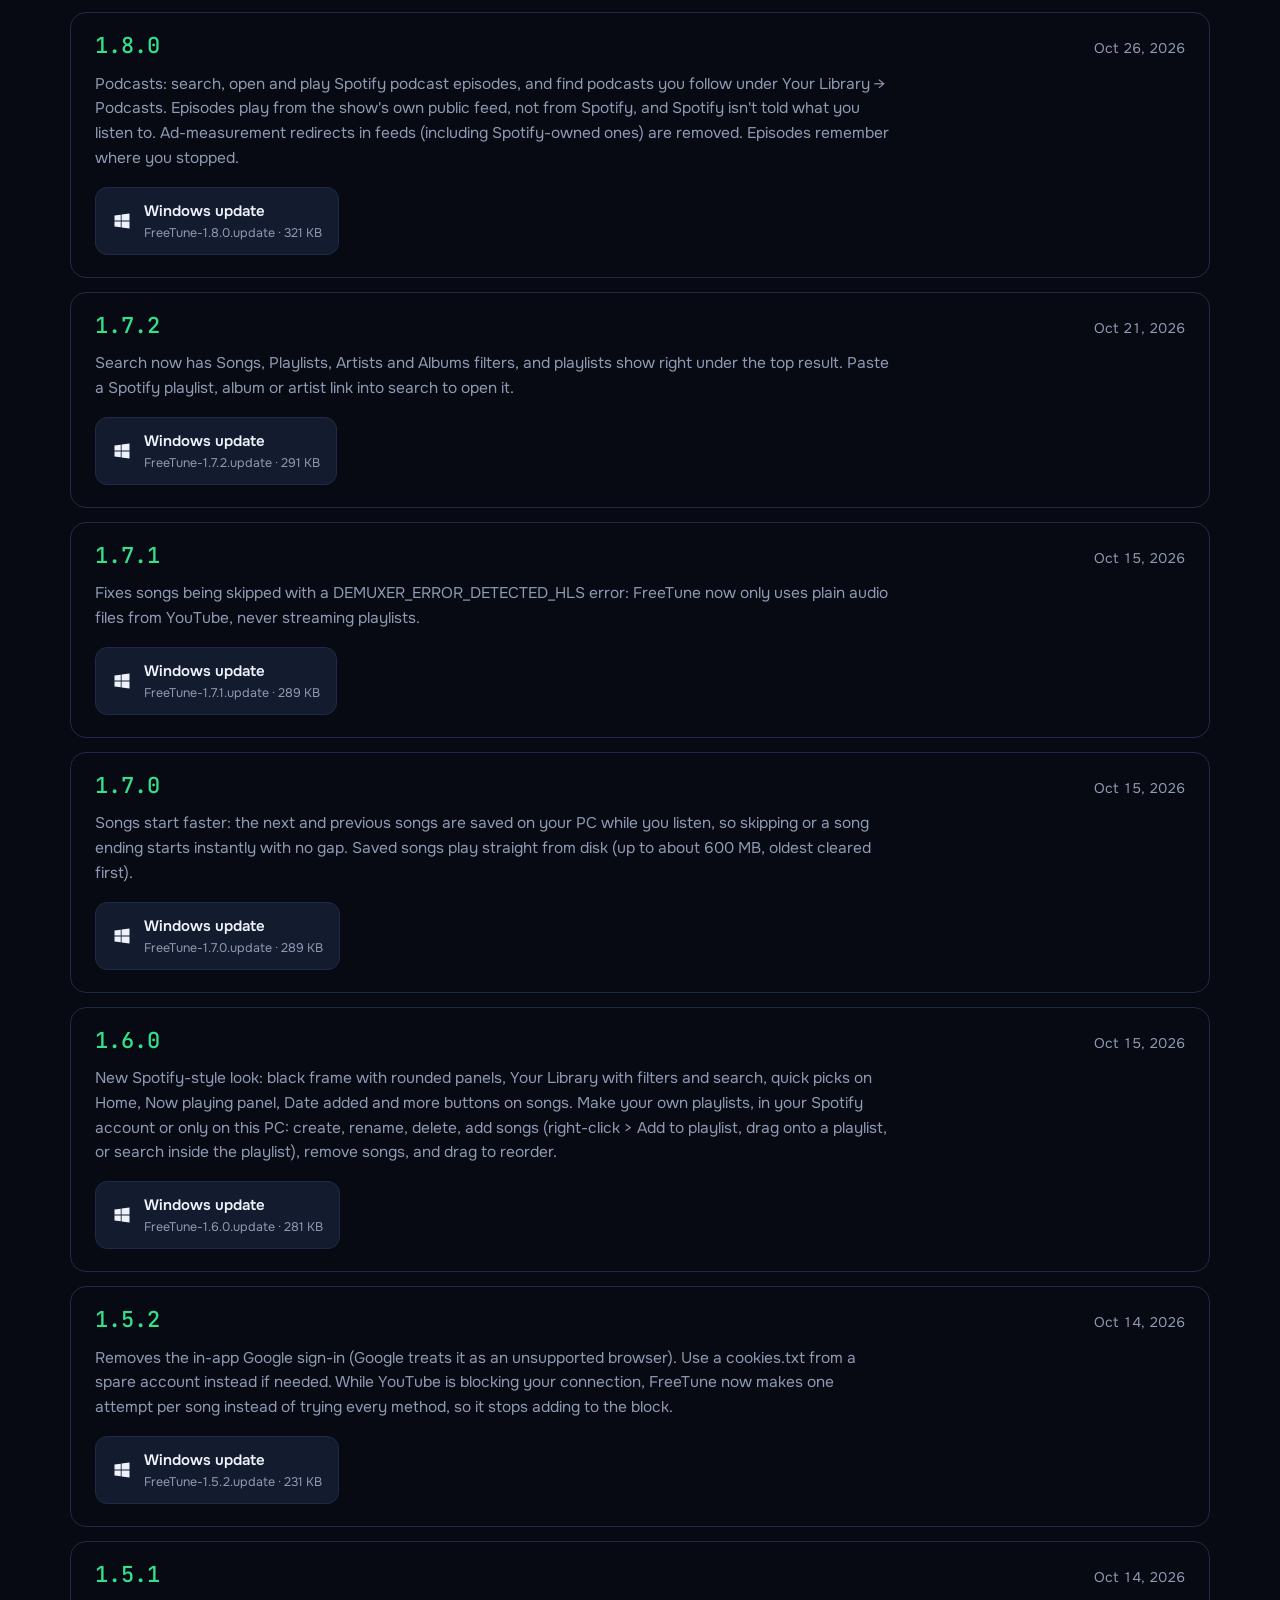
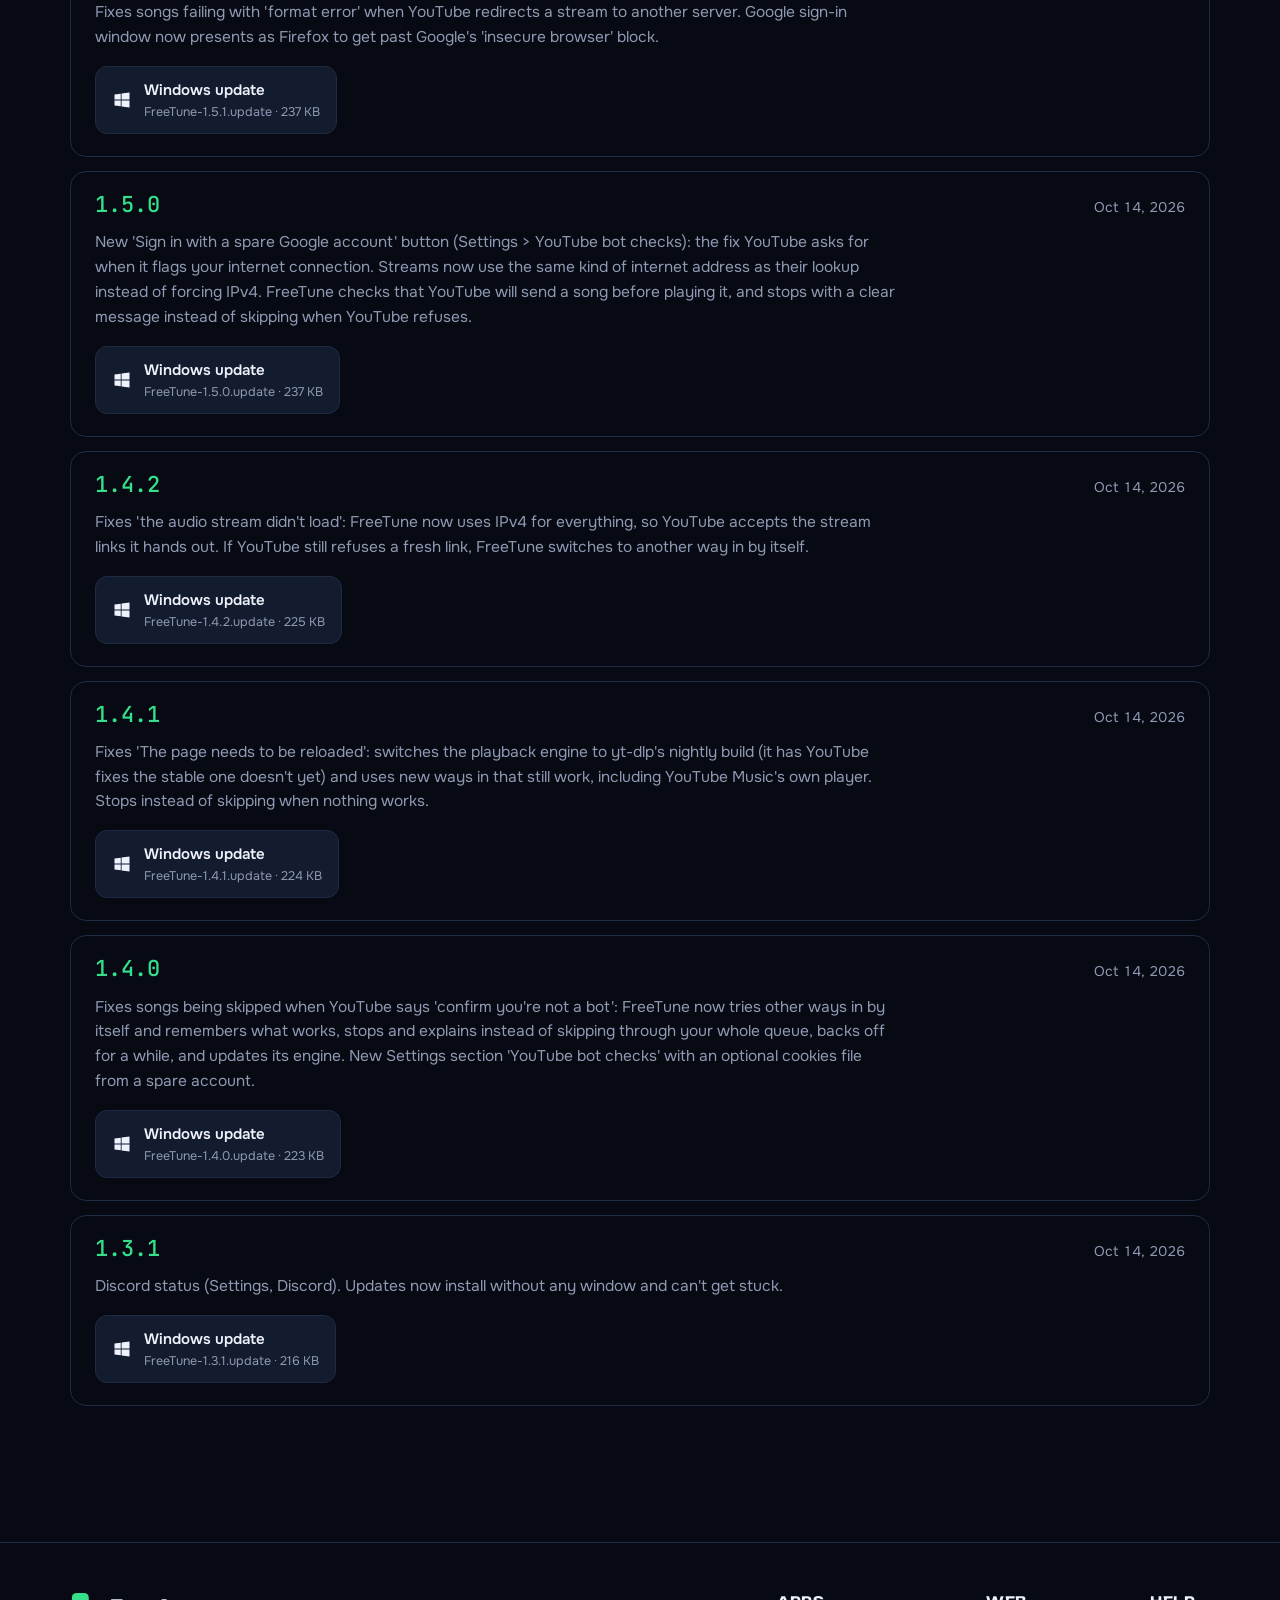
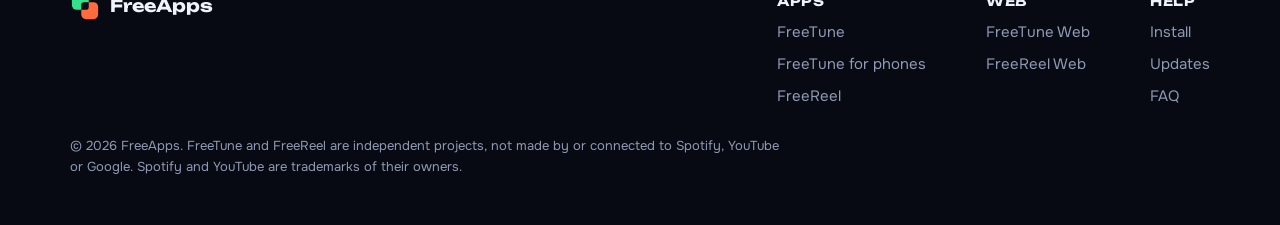
<file: updates.html>
<!DOCTYPE html>
<html lang="en">
<head>
<meta charset="utf-8">
<meta name="viewport" content="width=device-width, initial-scale=1, viewport-fit=cover">
<title>FreeApps Updates</title>
<meta name="description" content="FreeApps: download FreeTune (your Spotify library, ad-free) and FreeReel (private YouTube) for Windows, Android and iPhone.">
<meta name="theme-color" content="#070a12">
<link rel="icon" href="img/freeapps.svg" type="image/svg+xml">
<link rel="preconnect" href="https://fonts.googleapis.com">
<link rel="preconnect" href="https://fonts.gstatic.com" crossorigin>
<link rel="stylesheet" href="https://fonts.googleapis.com/css2?family=Unbounded:wght@500;700;800&family=Onest:wght@400;500;600&family=JetBrains+Mono:wght@500&display=swap">
<link rel="stylesheet" href="site.css">
</head>
<body>

<header class="top" id="top">
  <div class="wrap bar">
    <a class="brand" href="index.html"><img src="img/freeapps.svg" alt="">FreeApps</a>
    <nav class="links" aria-label="Sections">
      <a href="index.html#freetune">FreeTune</a>
      <a href="index.html#freereel">FreeReel</a>
      <a href="index.html#web">On the web</a>
      <a href="updates.html" aria-current="page">Updates</a>
      <a href="index.html#faq">FAQ</a>
    </nav>
    <a class="btn tune" href="index.html#download"><svg viewBox="0 0 24 24" fill="none" stroke="currentColor" stroke-width="2.2" stroke-linecap="round" stroke-linejoin="round"><path d="M12 4v11m0 0-4.5-4.5M12 15l4.5-4.5M5 20h14"/></svg>Download</a>
  </div>
</header>

<main class="updates">
  <section class="page-head">
    <div class="wrap">
      <span class="tag">UPDATES</span>
      <h1>Updates</h1>
      <p>Already have the app? Download the newest update for your device. Everything you've saved is kept.</p>
      <div class="tabs" role="tablist" aria-label="App">
        <button class="tab tune" role="tab" id="tab-freetune" aria-controls="freetune" aria-selected="true"><img src="img/icon.png" alt="">FreeTune <span>21</span></button>
        <button class="tab reel" role="tab" id="tab-freereel" aria-controls="freereel" aria-selected="false"><img src="img/icon-reel.png" alt="">FreeReel <span>11</span></button>
      </div>
    </div>
  </section>

  <section class="panel" id="freetune" role="tabpanel" aria-labelledby="tab-freetune">
    <div class="wrap">
      <div class="how">
        <div><b><svg viewBox="0 0 24 24" fill="currentColor" aria-hidden="true"><path d="M3 5.5 10.5 4.4v7.1H3zm8.5-1.2L21 3v8.5h-9.5zM3 12.5h7.5v7.1L3 18.5zm8.5 0H21V21l-9.5-1.3z"/></svg>Windows</b><p>Save the .update file into your <strong>Downloads</strong> folder. FreeTune notices it within a few seconds and shows <strong>Restart and update</strong>. Or use Settings → Updates → Install update file.</p></div>
        <div><b><svg viewBox="0 0 24 24" fill="currentColor" aria-hidden="true"><path d="M17.6 9.5 19.4 6.3a.5.5 0 1 0-.9-.5l-1.8 3.2A10.9 10.9 0 0 0 12 8c-1.7 0-3.3.4-4.7 1L5.5 5.8a.5.5 0 1 0-.9.5l1.8 3.2C3.6 11 1.8 13.8 1.5 17h21c-.3-3.2-2.1-6-4.9-7.5zM7 14.2a1 1 0 1 1 0-2 1 1 0 0 1 0 2zm10 0a1 1 0 1 1 0-2 1 1 0 0 1 0 2z"/></svg>Android</b><p>Open the new APK and tap <strong>Update</strong>. It installs over your current app.</p></div>
        <div><b><svg viewBox="0 0 24 24" fill="currentColor" aria-hidden="true"><path d="M16.4 12.6c0-2.4 2-3.6 2.1-3.7-1.1-1.7-2.9-1.9-3.5-1.9-1.5-.2-2.9.9-3.7.9-.8 0-1.9-.9-3.2-.8-1.6 0-3.2 1-4 2.5-1.7 3-.4 7.4 1.2 9.8.8 1.2 1.8 2.5 3 2.4 1.2 0 1.7-.8 3.2-.8s1.9.8 3.2.8c1.3 0 2.1-1.2 2.9-2.4.9-1.3 1.3-2.7 1.3-2.7s-2.5-1-2.5-4.1zM14 5.5c.7-.8 1.1-1.9 1-3-1 0-2.1.7-2.8 1.5-.6.7-1.2 1.8-1 2.9 1.1.1 2.1-.6 2.8-1.4z"/></svg>iPhone</b><p>Install the new IPA with Sideloadly or AltStore, the same way as the first time.</p></div>
      </div>
      <article class="rel now" id="freetune-1-12-2">
        <div class="rel-head"><h3 class="v">1.12.2</h3><span class="latest">Latest</span><time datetime="2026-11-18">Nov 18, 2026</time></div>
        <p>Lyrics translations: tap Translate on the lyrics screen to see each line in your language, plus the pronunciation for lyrics in another alphabet (Japanese, Korean, Chinese, Arabic, Russian and more). 32 languages; only the lyric text is sent to Google Translate, and only while translation is on. Also adds Tyler, The Creator’s Bastard (2009) to Your Library, played from YouTube, and gives songs with no cover a cover of their own.</p>
        <p class="warn"><b>How to install.</b> On Windows with 1.12.1, unzip the Windows update and double-click Install update.bat: your settings, likes and downloads are kept. On Android, uninstall FreeTune first, then install this APK (FreeTune’s signing key changed; downloads and on-phone likes and playlists are removed, and Spotify ones come back when you sign in).</p>
        <div class="dls"><a class="dl" href="downloads/updates/FreeTune-1.12.2-update.zip" download><svg viewBox="0 0 24 24" fill="currentColor" aria-hidden="true"><path d="M3 5.5 10.5 4.4v7.1H3zm8.5-1.2L21 3v8.5h-9.5zM3 12.5h7.5v7.1L3 18.5zm8.5 0H21V21l-9.5-1.3z"/></svg><span><b>Windows update (from 1.12.1)</b><small>FreeTune-1.12.2-update.zip · 137 KB</small></span></a><a class="dl" href="downloads/FreeTune-Windows-1.12.2.zip" download><svg viewBox="0 0 24 24" fill="currentColor" aria-hidden="true"><path d="M3 5.5 10.5 4.4v7.1H3zm8.5-1.2L21 3v8.5h-9.5zM3 12.5h7.5v7.1L3 18.5zm8.5 0H21V21l-9.5-1.3z"/></svg><span><b>Windows setup (new install)</b><small>FreeTune-Windows-1.12.2.zip · 255 KB</small></span></a><a class="dl" href="downloads/FreeTune-1.12.2-android.apk" download><svg viewBox="0 0 24 24" fill="currentColor" aria-hidden="true"><path d="M17.6 9.5 19.4 6.3a.5.5 0 1 0-.9-.5l-1.8 3.2A10.9 10.9 0 0 0 12 8c-1.7 0-3.3.4-4.7 1L5.5 5.8a.5.5 0 1 0-.9.5l1.8 3.2C3.6 11 1.8 13.8 1.5 17h21c-.3-3.2-2.1-6-4.9-7.5zM7 14.2a1 1 0 1 1 0-2 1 1 0 0 1 0 2zm10 0a1 1 0 1 1 0-2 1 1 0 0 1 0 2z"/></svg><span><b>Android app</b><small>FreeTune-1.12.2-android.apk · 7.3 MB</small></span></a><a class="dl" href="downloads/FreeTune-1.12.2-iphone.ipa" download><svg viewBox="0 0 24 24" fill="currentColor" aria-hidden="true"><path d="M16.4 12.6c0-2.4 2-3.6 2.1-3.7-1.1-1.7-2.9-1.9-3.5-1.9-1.5-.2-2.9.9-3.7.9-.8 0-1.9-.9-3.2-.8-1.6 0-3.2 1-4 2.5-1.7 3-.4 7.4 1.2 9.8.8 1.2 1.8 2.5 3 2.4 1.2 0 1.7-.8 3.2-.8s1.9.8 3.2.8c1.3 0 2.1-1.2 2.9-2.4.9-1.3 1.3-2.7 1.3-2.7s-2.5-1-2.5-4.1zM14 5.5c.7-.8 1.1-1.9 1-3-1 0-2.1.7-2.8 1.5-.6.7-1.2 1.8-1 2.9 1.1.1 2.1-.6 2.8-1.4z"/></svg><span><b>iPhone app</b><small>FreeTune-1.12.2-iphone.ipa · 628 KB</small></span></a></div>
      </article>
      <article class="rel" id="freetune-1-12-1">
        <div class="rel-head"><h3 class="v">1.12.1</h3><time datetime="2026-10-30">Oct 30, 2026</time></div>
        <p>Liked Songs: like any YouTube song by pasting its link (link button). Your liked YouTube songs now show in Liked Songs too, by date. Kept on this device; Spotify is never told.</p>
        <div class="dls"><a class="dl" href="downloads/updates/FreeTune-1.12.1.update" download><svg viewBox="0 0 24 24" fill="currentColor" aria-hidden="true"><path d="M3 5.5 10.5 4.4v7.1H3zm8.5-1.2L21 3v8.5h-9.5zM3 12.5h7.5v7.1L3 18.5zm8.5 0H21V21l-9.5-1.3z"/></svg><span><b>Windows update</b><small>FreeTune-1.12.1.update · 430 KB</small></span></a><a class="dl" href="downloads/updates/FreeTune-1.12.1-android.apk" download><svg viewBox="0 0 24 24" fill="currentColor" aria-hidden="true"><path d="M17.6 9.5 19.4 6.3a.5.5 0 1 0-.9-.5l-1.8 3.2A10.9 10.9 0 0 0 12 8c-1.7 0-3.3.4-4.7 1L5.5 5.8a.5.5 0 1 0-.9.5l1.8 3.2C3.6 11 1.8 13.8 1.5 17h21c-.3-3.2-2.1-6-4.9-7.5zM7 14.2a1 1 0 1 1 0-2 1 1 0 0 1 0 2zm10 0a1 1 0 1 1 0-2 1 1 0 0 1 0 2z"/></svg><span><b>Android app</b><small>FreeTune-1.12.1-android.apk · 7 MB</small></span></a><a class="dl" href="downloads/updates/FreeTune-1.12.1-iphone.ipa" download><svg viewBox="0 0 24 24" fill="currentColor" aria-hidden="true"><path d="M16.4 12.6c0-2.4 2-3.6 2.1-3.7-1.1-1.7-2.9-1.9-3.5-1.9-1.5-.2-2.9.9-3.7.9-.8 0-1.9-.9-3.2-.8-1.6 0-3.2 1-4 2.5-1.7 3-.4 7.4 1.2 9.8.8 1.2 1.8 2.5 3 2.4 1.2 0 1.7-.8 3.2-.8s1.9.8 3.2.8c1.3 0 2.1-1.2 2.9-2.4.9-1.3 1.3-2.7 1.3-2.7s-2.5-1-2.5-4.1zM14 5.5c.7-.8 1.1-1.9 1-3-1 0-2.1.7-2.8 1.5-.6.7-1.2 1.8-1 2.9 1.1.1 2.1-.6 2.8-1.4z"/></svg><span><b>iPhone app</b><small>FreeTune-1.12.1-iphone.ipa · 620 KB</small></span></a></div>
      </article>
      <article class="rel" id="freetune-1-12-0">
        <div class="rel-head"><h3 class="v">1.12.0</h3><time datetime="2026-10-30">Oct 30, 2026</time></div>
        <p>YouTube songs can now go in your Spotify playlists too (link button, or Add to playlist). They&#x27;re kept on this device only; Spotify is never told.</p>
        <div class="dls"><a class="dl" href="downloads/updates/FreeTune-1.12.0.update" download><svg viewBox="0 0 24 24" fill="currentColor" aria-hidden="true"><path d="M3 5.5 10.5 4.4v7.1H3zm8.5-1.2L21 3v8.5h-9.5zM3 12.5h7.5v7.1L3 18.5zm8.5 0H21V21l-9.5-1.3z"/></svg><span><b>Windows update</b><small>FreeTune-1.12.0.update · 428 KB</small></span></a><a class="dl" href="downloads/updates/FreeTune-1.12.0-android.apk" download><svg viewBox="0 0 24 24" fill="currentColor" aria-hidden="true"><path d="M17.6 9.5 19.4 6.3a.5.5 0 1 0-.9-.5l-1.8 3.2A10.9 10.9 0 0 0 12 8c-1.7 0-3.3.4-4.7 1L5.5 5.8a.5.5 0 1 0-.9.5l1.8 3.2C3.6 11 1.8 13.8 1.5 17h21c-.3-3.2-2.1-6-4.9-7.5zM7 14.2a1 1 0 1 1 0-2 1 1 0 0 1 0 2zm10 0a1 1 0 1 1 0-2 1 1 0 0 1 0 2z"/></svg><span><b>Android app</b><small>FreeTune-1.12.0-android.apk · 7 MB</small></span></a></div>
      </article>
      <article class="rel" id="freetune-1-11-0">
        <div class="rel-head"><h3 class="v">1.11.0</h3><time datetime="2026-10-30">Oct 30, 2026</time></div>
        <p>Add any YouTube or YouTube Music song to a playlist on this PC by pasting its link (the link button on the playlist page). Fixes a stray word under Liked Songs.</p>
        <div class="dls"><a class="dl" href="downloads/updates/FreeTune-1.11.0.update" download><svg viewBox="0 0 24 24" fill="currentColor" aria-hidden="true"><path d="M3 5.5 10.5 4.4v7.1H3zm8.5-1.2L21 3v8.5h-9.5zM3 12.5h7.5v7.1L3 18.5zm8.5 0H21V21l-9.5-1.3z"/></svg><span><b>Windows update</b><small>FreeTune-1.11.0.update · 424 KB</small></span></a><a class="dl" href="downloads/updates/FreeTune-1.11.0-android.apk" download><svg viewBox="0 0 24 24" fill="currentColor" aria-hidden="true"><path d="M17.6 9.5 19.4 6.3a.5.5 0 1 0-.9-.5l-1.8 3.2A10.9 10.9 0 0 0 12 8c-1.7 0-3.3.4-4.7 1L5.5 5.8a.5.5 0 1 0-.9.5l1.8 3.2C3.6 11 1.8 13.8 1.5 17h21c-.3-3.2-2.1-6-4.9-7.5zM7 14.2a1 1 0 1 1 0-2 1 1 0 0 1 0 2zm10 0a1 1 0 1 1 0-2 1 1 0 0 1 0 2z"/></svg><span><b>Android app</b><small>FreeTune-1.11.0-android.apk · 7 MB</small></span></a></div>
      </article>
      <article class="rel" id="freetune-1-10-1">
        <div class="rel-head"><h3 class="v">1.10.1</h3><time datetime="2026-10-28">Oct 28, 2026</time></div>
        <p>Like YouTube Music songs: they go to Liked YouTube Music songs (kept on this PC, no Google account), with play, shuffle and download. Spotify and YouTube Music marks now use the real logos.</p>
        <div class="dls"><a class="dl" href="downloads/updates/FreeTune-1.10.1.update" download><svg viewBox="0 0 24 24" fill="currentColor" aria-hidden="true"><path d="M3 5.5 10.5 4.4v7.1H3zm8.5-1.2L21 3v8.5h-9.5zM3 12.5h7.5v7.1L3 18.5zm8.5 0H21V21l-9.5-1.3z"/></svg><span><b>Windows update</b><small>FreeTune-1.10.1.update · 420 KB</small></span></a></div>
      </article>
      <article class="rel" id="freetune-1-10-0">
        <div class="rel-head"><h3 class="v">1.10.0</h3><time datetime="2026-10-28">Oct 28, 2026</time></div>
        <p>Discography: a button on every artist shows all their albums, singles, EPs and compilations with every song, and plays them all. YouTube Music&#x27;s own catalog: search shows songs, albums, artists and playlists that aren&#x27;t on Spotify, artists link to their YouTube Music page with every song they have there, and YouTube Music playlists and albums can be saved to Your Library and downloaded. Your Library marks Spotify playlists and YouTube Music playlists with their logos.</p>
        <div class="dls"><a class="dl" href="downloads/updates/FreeTune-1.10.0.update" download><svg viewBox="0 0 24 24" fill="currentColor" aria-hidden="true"><path d="M3 5.5 10.5 4.4v7.1H3zm8.5-1.2L21 3v8.5h-9.5zM3 12.5h7.5v7.1L3 18.5zm8.5 0H21V21l-9.5-1.3z"/></svg><span><b>Windows update</b><small>FreeTune-1.10.0.update · 406 KB</small></span></a></div>
      </article>
      <article class="rel" id="freetune-1-9-1">
        <div class="rel-head"><h3 class="v">1.9.1</h3><time datetime="2026-10-27">Oct 27, 2026</time></div>
        <p>Smoother song changes: the next song is saved ahead and its address kept ready, so when a song ends the next one starts straight away instead of being looked up. If it isn&#x27;t ready 25 seconds before the end, FreeTune tries again.</p>
        <div class="dls"><a class="dl" href="downloads/updates/FreeTune-1.9.1.update" download><svg viewBox="0 0 24 24" fill="currentColor" aria-hidden="true"><path d="M3 5.5 10.5 4.4v7.1H3zm8.5-1.2L21 3v8.5h-9.5zM3 12.5h7.5v7.1L3 18.5zm8.5 0H21V21l-9.5-1.3z"/></svg><span><b>Windows update</b><small>FreeTune-1.9.1.update · 363 KB</small></span></a></div>
      </article>
      <article class="rel" id="freetune-1-9-0">
        <div class="rel-head"><h3 class="v">1.9.0</h3><time datetime="2026-10-27">Oct 27, 2026</time></div>
        <p>Downloads: a Spotify-style download button on playlists, albums and Liked Songs saves them on this PC so they play without internet (green arrows show what&#x27;s saved; Your Library → Downloaded; Settings → Downloads). Opens instantly: your home page, library and recent pages are shown straight away from a saved copy and updated quietly behind them, and your menu playlists are loaded ahead of time. Smoother: long playlists no longer freeze the app while they load, scrolling drops far fewer frames, and pages slide in.</p>
        <div class="dls"><a class="dl" href="downloads/updates/FreeTune-1.9.0.update" download><svg viewBox="0 0 24 24" fill="currentColor" aria-hidden="true"><path d="M3 5.5 10.5 4.4v7.1H3zm8.5-1.2L21 3v8.5h-9.5zM3 12.5h7.5v7.1L3 18.5zm8.5 0H21V21l-9.5-1.3z"/></svg><span><b>Windows update</b><small>FreeTune-1.9.0.update · 362 KB</small></span></a></div>
      </article>
      <article class="rel" id="freetune-1-8-1">
        <div class="rel-head"><h3 class="v">1.8.1</h3><time datetime="2026-10-26">Oct 26, 2026</time></div>
        <p>Episodes that are only on Spotify (like songs uploaded as podcast episodes) now play from a matching YouTube copy when one exists. They no longer stop playback, and the error no longer points to the playback engine.</p>
        <div class="dls"><a class="dl" href="downloads/updates/FreeTune-1.8.1.update" download><svg viewBox="0 0 24 24" fill="currentColor" aria-hidden="true"><path d="M3 5.5 10.5 4.4v7.1H3zm8.5-1.2L21 3v8.5h-9.5zM3 12.5h7.5v7.1L3 18.5zm8.5 0H21V21l-9.5-1.3z"/></svg><span><b>Windows update</b><small>FreeTune-1.8.1.update · 322 KB</small></span></a></div>
      </article>
      <article class="rel" id="freetune-1-8-0">
        <div class="rel-head"><h3 class="v">1.8.0</h3><time datetime="2026-10-26">Oct 26, 2026</time></div>
        <p>Podcasts: search, open and play Spotify podcast episodes, and find podcasts you follow under Your Library → Podcasts. Episodes play from the show&#x27;s own public feed, not from Spotify, and Spotify isn&#x27;t told what you listen to. Ad-measurement redirects in feeds (including Spotify-owned ones) are removed. Episodes remember where you stopped.</p>
        <div class="dls"><a class="dl" href="downloads/updates/FreeTune-1.8.0.update" download><svg viewBox="0 0 24 24" fill="currentColor" aria-hidden="true"><path d="M3 5.5 10.5 4.4v7.1H3zm8.5-1.2L21 3v8.5h-9.5zM3 12.5h7.5v7.1L3 18.5zm8.5 0H21V21l-9.5-1.3z"/></svg><span><b>Windows update</b><small>FreeTune-1.8.0.update · 321 KB</small></span></a></div>
      </article>
      <article class="rel" id="freetune-1-7-2">
        <div class="rel-head"><h3 class="v">1.7.2</h3><time datetime="2026-10-21">Oct 21, 2026</time></div>
        <p>Search now has Songs, Playlists, Artists and Albums filters, and playlists show right under the top result. Paste a Spotify playlist, album or artist link into search to open it.</p>
        <div class="dls"><a class="dl" href="downloads/updates/FreeTune-1.7.2.update" download><svg viewBox="0 0 24 24" fill="currentColor" aria-hidden="true"><path d="M3 5.5 10.5 4.4v7.1H3zm8.5-1.2L21 3v8.5h-9.5zM3 12.5h7.5v7.1L3 18.5zm8.5 0H21V21l-9.5-1.3z"/></svg><span><b>Windows update</b><small>FreeTune-1.7.2.update · 291 KB</small></span></a></div>
      </article>
      <article class="rel" id="freetune-1-7-1">
        <div class="rel-head"><h3 class="v">1.7.1</h3><time datetime="2026-10-15">Oct 15, 2026</time></div>
        <p>Fixes songs being skipped with a DEMUXER_ERROR_DETECTED_HLS error: FreeTune now only uses plain audio files from YouTube, never streaming playlists.</p>
        <div class="dls"><a class="dl" href="downloads/updates/FreeTune-1.7.1.update" download><svg viewBox="0 0 24 24" fill="currentColor" aria-hidden="true"><path d="M3 5.5 10.5 4.4v7.1H3zm8.5-1.2L21 3v8.5h-9.5zM3 12.5h7.5v7.1L3 18.5zm8.5 0H21V21l-9.5-1.3z"/></svg><span><b>Windows update</b><small>FreeTune-1.7.1.update · 289 KB</small></span></a></div>
      </article>
      <article class="rel" id="freetune-1-7-0">
        <div class="rel-head"><h3 class="v">1.7.0</h3><time datetime="2026-10-15">Oct 15, 2026</time></div>
        <p>Songs start faster: the next and previous songs are saved on your PC while you listen, so skipping or a song ending starts instantly with no gap. Saved songs play straight from disk (up to about 600 MB, oldest cleared first).</p>
        <div class="dls"><a class="dl" href="downloads/updates/FreeTune-1.7.0.update" download><svg viewBox="0 0 24 24" fill="currentColor" aria-hidden="true"><path d="M3 5.5 10.5 4.4v7.1H3zm8.5-1.2L21 3v8.5h-9.5zM3 12.5h7.5v7.1L3 18.5zm8.5 0H21V21l-9.5-1.3z"/></svg><span><b>Windows update</b><small>FreeTune-1.7.0.update · 289 KB</small></span></a></div>
      </article>
      <article class="rel" id="freetune-1-6-0">
        <div class="rel-head"><h3 class="v">1.6.0</h3><time datetime="2026-10-15">Oct 15, 2026</time></div>
        <p>New Spotify-style look: black frame with rounded panels, Your Library with filters and search, quick picks on Home, Now playing panel, Date added and more buttons on songs. Make your own playlists, in your Spotify account or only on this PC: create, rename, delete, add songs (right-click &gt; Add to playlist, drag onto a playlist, or search inside the playlist), remove songs, and drag to reorder.</p>
        <div class="dls"><a class="dl" href="downloads/updates/FreeTune-1.6.0.update" download><svg viewBox="0 0 24 24" fill="currentColor" aria-hidden="true"><path d="M3 5.5 10.5 4.4v7.1H3zm8.5-1.2L21 3v8.5h-9.5zM3 12.5h7.5v7.1L3 18.5zm8.5 0H21V21l-9.5-1.3z"/></svg><span><b>Windows update</b><small>FreeTune-1.6.0.update · 281 KB</small></span></a></div>
      </article>
      <article class="rel" id="freetune-1-5-2">
        <div class="rel-head"><h3 class="v">1.5.2</h3><time datetime="2026-10-14">Oct 14, 2026</time></div>
        <p>Removes the in-app Google sign-in (Google treats it as an unsupported browser). Use a cookies.txt from a spare account instead if needed. While YouTube is blocking your connection, FreeTune now makes one attempt per song instead of trying every method, so it stops adding to the block.</p>
        <div class="dls"><a class="dl" href="downloads/updates/FreeTune-1.5.2.update" download><svg viewBox="0 0 24 24" fill="currentColor" aria-hidden="true"><path d="M3 5.5 10.5 4.4v7.1H3zm8.5-1.2L21 3v8.5h-9.5zM3 12.5h7.5v7.1L3 18.5zm8.5 0H21V21l-9.5-1.3z"/></svg><span><b>Windows update</b><small>FreeTune-1.5.2.update · 231 KB</small></span></a></div>
      </article>
      <article class="rel" id="freetune-1-5-1">
        <div class="rel-head"><h3 class="v">1.5.1</h3><time datetime="2026-10-14">Oct 14, 2026</time></div>
        <p>Fixes songs failing with &#x27;format error&#x27; when YouTube redirects a stream to another server. Google sign-in window now presents as Firefox to get past Google&#x27;s &#x27;insecure browser&#x27; block.</p>
        <div class="dls"><a class="dl" href="downloads/updates/FreeTune-1.5.1.update" download><svg viewBox="0 0 24 24" fill="currentColor" aria-hidden="true"><path d="M3 5.5 10.5 4.4v7.1H3zm8.5-1.2L21 3v8.5h-9.5zM3 12.5h7.5v7.1L3 18.5zm8.5 0H21V21l-9.5-1.3z"/></svg><span><b>Windows update</b><small>FreeTune-1.5.1.update · 237 KB</small></span></a></div>
      </article>
      <article class="rel" id="freetune-1-5-0">
        <div class="rel-head"><h3 class="v">1.5.0</h3><time datetime="2026-10-14">Oct 14, 2026</time></div>
        <p>New &#x27;Sign in with a spare Google account&#x27; button (Settings &gt; YouTube bot checks): the fix YouTube asks for when it flags your internet connection. Streams now use the same kind of internet address as their lookup instead of forcing IPv4. FreeTune checks that YouTube will send a song before playing it, and stops with a clear message instead of skipping when YouTube refuses.</p>
        <div class="dls"><a class="dl" href="downloads/updates/FreeTune-1.5.0.update" download><svg viewBox="0 0 24 24" fill="currentColor" aria-hidden="true"><path d="M3 5.5 10.5 4.4v7.1H3zm8.5-1.2L21 3v8.5h-9.5zM3 12.5h7.5v7.1L3 18.5zm8.5 0H21V21l-9.5-1.3z"/></svg><span><b>Windows update</b><small>FreeTune-1.5.0.update · 237 KB</small></span></a></div>
      </article>
      <article class="rel" id="freetune-1-4-2">
        <div class="rel-head"><h3 class="v">1.4.2</h3><time datetime="2026-10-14">Oct 14, 2026</time></div>
        <p>Fixes &#x27;the audio stream didn&#x27;t load&#x27;: FreeTune now uses IPv4 for everything, so YouTube accepts the stream links it hands out. If YouTube still refuses a fresh link, FreeTune switches to another way in by itself.</p>
        <div class="dls"><a class="dl" href="downloads/updates/FreeTune-1.4.2.update" download><svg viewBox="0 0 24 24" fill="currentColor" aria-hidden="true"><path d="M3 5.5 10.5 4.4v7.1H3zm8.5-1.2L21 3v8.5h-9.5zM3 12.5h7.5v7.1L3 18.5zm8.5 0H21V21l-9.5-1.3z"/></svg><span><b>Windows update</b><small>FreeTune-1.4.2.update · 225 KB</small></span></a></div>
      </article>
      <article class="rel" id="freetune-1-4-1">
        <div class="rel-head"><h3 class="v">1.4.1</h3><time datetime="2026-10-14">Oct 14, 2026</time></div>
        <p>Fixes &#x27;The page needs to be reloaded&#x27;: switches the playback engine to yt-dlp&#x27;s nightly build (it has YouTube fixes the stable one doesn&#x27;t yet) and uses new ways in that still work, including YouTube Music&#x27;s own player. Stops instead of skipping when nothing works.</p>
        <div class="dls"><a class="dl" href="downloads/updates/FreeTune-1.4.1.update" download><svg viewBox="0 0 24 24" fill="currentColor" aria-hidden="true"><path d="M3 5.5 10.5 4.4v7.1H3zm8.5-1.2L21 3v8.5h-9.5zM3 12.5h7.5v7.1L3 18.5zm8.5 0H21V21l-9.5-1.3z"/></svg><span><b>Windows update</b><small>FreeTune-1.4.1.update · 224 KB</small></span></a></div>
      </article>
      <article class="rel" id="freetune-1-4-0">
        <div class="rel-head"><h3 class="v">1.4.0</h3><time datetime="2026-10-14">Oct 14, 2026</time></div>
        <p>Fixes songs being skipped when YouTube says &#x27;confirm you&#x27;re not a bot&#x27;: FreeTune now tries other ways in by itself and remembers what works, stops and explains instead of skipping through your whole queue, backs off for a while, and updates its engine. New Settings section &#x27;YouTube bot checks&#x27; with an optional cookies file from a spare account.</p>
        <div class="dls"><a class="dl" href="downloads/updates/FreeTune-1.4.0.update" download><svg viewBox="0 0 24 24" fill="currentColor" aria-hidden="true"><path d="M3 5.5 10.5 4.4v7.1H3zm8.5-1.2L21 3v8.5h-9.5zM3 12.5h7.5v7.1L3 18.5zm8.5 0H21V21l-9.5-1.3z"/></svg><span><b>Windows update</b><small>FreeTune-1.4.0.update · 223 KB</small></span></a></div>
      </article>
      <article class="rel" id="freetune-1-3-1">
        <div class="rel-head"><h3 class="v">1.3.1</h3><time datetime="2026-10-14">Oct 14, 2026</time></div>
        <p>Discord status (Settings, Discord). Updates now install without any window and can&#x27;t get stuck.</p>
        <div class="dls"><a class="dl" href="downloads/updates/FreeTune-1.3.1.update" download><svg viewBox="0 0 24 24" fill="currentColor" aria-hidden="true"><path d="M3 5.5 10.5 4.4v7.1H3zm8.5-1.2L21 3v8.5h-9.5zM3 12.5h7.5v7.1L3 18.5zm8.5 0H21V21l-9.5-1.3z"/></svg><span><b>Windows update</b><small>FreeTune-1.3.1.update · 216 KB</small></span></a></div>
      </article>
    </div>
  </section>

  <section class="panel" id="freereel" role="tabpanel" aria-labelledby="tab-freereel" hidden>
    <div class="wrap">
      <div class="how">
        <div><b><svg viewBox="0 0 24 24" fill="currentColor" aria-hidden="true"><path d="M3 5.5 10.5 4.4v7.1H3zm8.5-1.2L21 3v8.5h-9.5zM3 12.5h7.5v7.1L3 18.5zm8.5 0H21V21l-9.5-1.3z"/></svg>Windows</b><p>Save the .update file into your <strong>Downloads</strong> folder. FreeReel notices it within a few seconds and shows <strong>Restart and update</strong>. Or use Settings → Updates → Install update file.</p></div>
      </div>
      <article class="rel now" id="freereel-1-8-2">
        <div class="rel-head"><h3 class="v">1.8.2</h3><span class="latest">Latest</span><time datetime="2026-10-17">Oct 17, 2026</time></div>
        <p>Fixes videos that wouldn&#x27;t load (mostly ones with ads): YouTube now makes players wait about as long as its pre-roll ad before a video can start. FreeReel waits that time (no ad shown) with a countdown, instead of failing. Includes 1.8.1&#x27;s automatic recovery.</p>
        <div class="dls"><a class="dl" href="downloads/updates/FreeReel-1.8.2.update" download><svg viewBox="0 0 24 24" fill="currentColor" aria-hidden="true"><path d="M3 5.5 10.5 4.4v7.1H3zm8.5-1.2L21 3v8.5h-9.5zM3 12.5h7.5v7.1L3 18.5zm8.5 0H21V21l-9.5-1.3z"/></svg><span><b>Windows update</b><small>FreeReel-1.8.2.update · 276 KB</small></span></a></div>
      </article>
      <article class="rel" id="freereel-1-8-1">
        <div class="rel-head"><h3 class="v">1.8.1</h3><time datetime="2026-10-17">Oct 17, 2026</time></div>
        <p>Videos that fail to start now recover by themselves: FreeReel gets fresh links, then tries a lower quality, then the combined stream before showing an error. Try again now retries properly instead of reloading. Skips copy-protected streams, and failures are written to the log with the reason.</p>
        <div class="dls"><a class="dl" href="downloads/updates/FreeReel-1.8.1.update" download><svg viewBox="0 0 24 24" fill="currentColor" aria-hidden="true"><path d="M3 5.5 10.5 4.4v7.1H3zm8.5-1.2L21 3v8.5h-9.5zM3 12.5h7.5v7.1L3 18.5zm8.5 0H21V21l-9.5-1.3z"/></svg><span><b>Windows update</b><small>FreeReel-1.8.1.update · 274 KB</small></span></a></div>
      </article>
      <article class="rel" id="freereel-1-8-0">
        <div class="rel-head"><h3 class="v">1.8.0</h3><time datetime="2026-10-15">Oct 15, 2026</time></div>
        <p>New look: YouTube-style layout with a collapsible side menu, Home chips, channel pictures on every video, and a softer premium dark theme. Smoother everywhere: pages fade into each other, the thumbnail you click grows into the player, a gentle ambient glow behind the video, animated description, smoother menus and popups.</p>
        <div class="dls"><a class="dl" href="downloads/updates/FreeReel-1.8.0.update" download><svg viewBox="0 0 24 24" fill="currentColor" aria-hidden="true"><path d="M3 5.5 10.5 4.4v7.1H3zm8.5-1.2L21 3v8.5h-9.5zM3 12.5h7.5v7.1L3 18.5zm8.5 0H21V21l-9.5-1.3z"/></svg><span><b>Windows update</b><small>FreeReel-1.8.0.update · 271 KB</small></span></a></div>
      </article>
      <article class="rel" id="freereel-1-7-2">
        <div class="rel-head"><h3 class="v">1.7.2</h3><time datetime="2026-10-14">Oct 14, 2026</time></div>
        <p>Removes the in-app Google sign-in (Google treats it as an unsupported browser). Use a cookies.txt from a spare account instead if needed. While YouTube is blocking your connection, FreeReel makes one attempt per video instead of trying every method.</p>
        <div class="dls"><a class="dl" href="downloads/updates/FreeReel-1.7.2.update" download><svg viewBox="0 0 24 24" fill="currentColor" aria-hidden="true"><path d="M3 5.5 10.5 4.4v7.1H3zm8.5-1.2L21 3v8.5h-9.5zM3 12.5h7.5v7.1L3 18.5zm8.5 0H21V21l-9.5-1.3z"/></svg><span><b>Windows update</b><small>FreeReel-1.7.2.update · 252 KB</small></span></a></div>
      </article>
      <article class="rel" id="freereel-1-7-1">
        <div class="rel-head"><h3 class="v">1.7.1</h3><time datetime="2026-10-14">Oct 14, 2026</time></div>
        <p>Fixes videos failing when YouTube redirects a stream to another server. Google sign-in window now presents as Firefox to get past Google&#x27;s &#x27;insecure browser&#x27; block.</p>
        <div class="dls"><a class="dl" href="downloads/updates/FreeReel-1.7.1.update" download><svg viewBox="0 0 24 24" fill="currentColor" aria-hidden="true"><path d="M3 5.5 10.5 4.4v7.1H3zm8.5-1.2L21 3v8.5h-9.5zM3 12.5h7.5v7.1L3 18.5zm8.5 0H21V21l-9.5-1.3z"/></svg><span><b>Windows update</b><small>FreeReel-1.7.1.update · 258 KB</small></span></a></div>
      </article>
      <article class="rel" id="freereel-1-7-0">
        <div class="rel-head"><h3 class="v">1.7.0</h3><time datetime="2026-10-14">Oct 14, 2026</time></div>
        <p>New &#x27;Sign in with a spare Google account&#x27; button (Settings &gt; YouTube bot checks): the fix YouTube asks for when it flags your internet connection. Much less background YouTube traffic: channels are checked hourly or less (not all 563 every 30 minutes), in the background, and not at all while YouTube is pushing back. Streams use the same kind of internet address as their lookup.</p>
        <div class="dls"><a class="dl" href="downloads/updates/FreeReel-1.7.0.update" download><svg viewBox="0 0 24 24" fill="currentColor" aria-hidden="true"><path d="M3 5.5 10.5 4.4v7.1H3zm8.5-1.2L21 3v8.5h-9.5zM3 12.5h7.5v7.1L3 18.5zm8.5 0H21V21l-9.5-1.3z"/></svg><span><b>Windows update</b><small>FreeReel-1.7.0.update · 258 KB</small></span></a></div>
      </article>
      <article class="rel" id="freereel-1-6-3">
        <div class="rel-head"><h3 class="v">1.6.3</h3><time datetime="2026-10-14">Oct 14, 2026</time></div>
        <p>Fixes videos refusing to load (HTTP 403): FreeReel now uses IPv4 for everything, so YouTube accepts the stream links it hands out. If YouTube still refuses a fresh link, FreeReel switches to another way in by itself.</p>
        <div class="dls"><a class="dl" href="downloads/updates/FreeReel-1.6.3.update" download><svg viewBox="0 0 24 24" fill="currentColor" aria-hidden="true"><path d="M3 5.5 10.5 4.4v7.1H3zm8.5-1.2L21 3v8.5h-9.5zM3 12.5h7.5v7.1L3 18.5zm8.5 0H21V21l-9.5-1.3z"/></svg><span><b>Windows update</b><small>FreeReel-1.6.3.update · 244 KB</small></span></a></div>
      </article>
      <article class="rel" id="freereel-1-6-2">
        <div class="rel-head"><h3 class="v">1.6.2</h3><time datetime="2026-10-14">Oct 14, 2026</time></div>
        <p>Fixes &#x27;The page needs to be reloaded&#x27; and bot-check failures: switches the playback engine to yt-dlp&#x27;s nightly build (it has YouTube fixes the stable one doesn&#x27;t yet) and uses new ways in that still work.</p>
        <div class="dls"><a class="dl" href="downloads/updates/FreeReel-1.6.2.update" download><svg viewBox="0 0 24 24" fill="currentColor" aria-hidden="true"><path d="M3 5.5 10.5 4.4v7.1H3zm8.5-1.2L21 3v8.5h-9.5zM3 12.5h7.5v7.1L3 18.5zm8.5 0H21V21l-9.5-1.3z"/></svg><span><b>Windows update</b><small>FreeReel-1.6.2.update · 243 KB</small></span></a></div>
      </article>
      <article class="rel" id="freereel-1-6-1">
        <div class="rel-head"><h3 class="v">1.6.1</h3><time datetime="2026-10-14">Oct 14, 2026</time></div>
        <p>Handles YouTube&#x27;s &#x27;confirm you&#x27;re not a bot&#x27; check: FreeReel now tries other ways in by itself and remembers what works, preloads far more gently, backs off for a while after a block, and updates its engine. Clearer message when it does happen. New Settings section &#x27;YouTube bot checks&#x27; with an optional cookies file from a spare account. Includes everything from 1.6.0 (smoother streaming, Auto quality).</p>
        <div class="dls"><a class="dl" href="downloads/updates/FreeReel-1.6.1.update" download><svg viewBox="0 0 24 24" fill="currentColor" aria-hidden="true"><path d="M3 5.5 10.5 4.4v7.1H3zm8.5-1.2L21 3v8.5h-9.5zM3 12.5h7.5v7.1L3 18.5zm8.5 0H21V21l-9.5-1.3z"/></svg><span><b>Windows update</b><small>FreeReel-1.6.1.update · 242 KB</small></span></a></div>
      </article>
      <article class="rel" id="freereel-1-6-0">
        <div class="rel-head"><h3 class="v">1.6.0</h3><time datetime="2026-10-14">Oct 14, 2026</time></div>
        <p>Smoother streaming: videos load in small pieces YouTube doesn&#x27;t slow down, with the next piece always downloading ahead. Expired links are refreshed mid-video without freezing. New Auto quality (now the default) picks the best your connection can play without buffering. Videos start faster: hovering a thumbnail gets it ready. Downloads retry by themselves if YouTube refuses a link.</p>
        <div class="dls"><a class="dl" href="downloads/updates/FreeReel-1.6.0.update" download><svg viewBox="0 0 24 24" fill="currentColor" aria-hidden="true"><path d="M3 5.5 10.5 4.4v7.1H3zm8.5-1.2L21 3v8.5h-9.5zM3 12.5h7.5v7.1L3 18.5zm8.5 0H21V21l-9.5-1.3z"/></svg><span><b>Windows update</b><small>FreeReel-1.6.0.update · 236 KB</small></span></a></div>
      </article>
      <article class="rel" id="freereel-1-5-0">
        <div class="rel-head"><h3 class="v">1.5.0</h3><time datetime="2026-10-14">Oct 14, 2026</time></div>
        <p>Pop out videos (P key or the button on the player) and keep watching on top of other apps, even while browsing FreeReel. Videos keep playing when FreeReel is minimized, and pop out automatically (Settings). Also: unsubscribe from many channels at once.</p>
        <div class="dls"><a class="dl" href="downloads/updates/FreeReel-1.5.0.update" download><svg viewBox="0 0 24 24" fill="currentColor" aria-hidden="true"><path d="M3 5.5 10.5 4.4v7.1H3zm8.5-1.2L21 3v8.5h-9.5zM3 12.5h7.5v7.1L3 18.5zm8.5 0H21V21l-9.5-1.3z"/></svg><span><b>Windows update</b><small>FreeReel-1.5.0.update · 222 KB</small></span></a></div>
      </article>
    </div>
  </section>
</main>

<footer>
  <div class="wrap">
    <a class="brand" href="index.html"><img src="img/freeapps.svg" alt="">FreeApps</a>
    <div class="cols">
      <div><b>APPS</b><a href="index.html#freetune">FreeTune</a><a href="index.html#phone">FreeTune for phones</a><a href="index.html#freereel">FreeReel</a></div>
      <div><b>WEB</b><a href="tune/">FreeTune Web</a><a href="reel/">FreeReel Web</a></div>
      <div><b>HELP</b><a href="index.html#download">Install</a><a href="updates.html">Updates</a><a href="index.html#faq">FAQ</a></div>
    </div>
    <p class="legal">© 2026 FreeApps. FreeTune and FreeReel are independent projects, not made by or connected to Spotify, YouTube or Google. Spotify and YouTube are trademarks of their owners.</p>
  </div>
</footer>

<script>
  (function () {
    var tabs = [].slice.call(document.querySelectorAll('.tab'));
    function show(name, focus) {
      if (name !== 'freetune' && name !== 'freereel') name = 'freetune';
      tabs.forEach(function (t) {
        var on = t.getAttribute('aria-controls') === name;
        t.setAttribute('aria-selected', String(on));
        t.tabIndex = on ? 0 : -1;
        document.getElementById(t.getAttribute('aria-controls')).hidden = !on;
        if (on && focus) t.focus();
      });
      document.body.dataset.app = name;
    }
    tabs.forEach(function (t, i) {
      t.addEventListener('click', function () { var n = t.getAttribute('aria-controls'); if (location.hash !== '#' + n) history.replaceState(null, '', '#' + n); show(n); });
      t.addEventListener('keydown', function (e) {
        if (e.key !== 'ArrowRight' && e.key !== 'ArrowLeft') return;
        var n = tabs[(i + (e.key === 'ArrowRight' ? 1 : tabs.length - 1)) % tabs.length].getAttribute('aria-controls');
        history.replaceState(null, '', '#' + n); show(n, true);
      });
    });
    var h = location.hash.slice(1).split('-')[0];
    show(h);
    var target = location.hash.length > 1 && document.getElementById(location.hash.slice(1));
    if (target && target.classList.contains('rel')) target.scrollIntoView();
    else if (target) requestAnimationFrame(function () { window.scrollTo(0, 0); }); // keep the tabs in view
    window.addEventListener('hashchange', function () { show(location.hash.slice(1).split('-')[0]); });
    var top = document.getElementById('top');
    var on = function () { top.classList.toggle('scrolled', window.scrollY > 8); };
    window.addEventListener('scroll', on, { passive: true }); on();
  })();
</script>
</body>
</html>
</file>
<file: site.css>
/* Layout: a launcher-style download page. Dark night sky, one product per band, real app
   screenshots as the hero, version numbers set like codes. */
:root {
  --night: #070a12;
  --panel: #0e1422;
  --panel-2: #131b2e;
  --line: #1f2a44;
  --ink: #eef2fb;
  --mute: #8f99b3;
  --tune: #34e08c;
  --tune-ink: #04130b;
  --reel: #ff6b3d;
  --reel-ink: #1a0700;
  --display: "Unbounded", "Arial Black", system-ui, sans-serif;
  --body: "Onest", "Segoe UI", system-ui, -apple-system, sans-serif;
  --mono: "JetBrains Mono", ui-monospace, "Cascadia Mono", Consolas, monospace;
  --wrap: 1180px;
  --gutter-l: max(20px, env(safe-area-inset-left, 0px));
  --gutter-r: max(20px, env(safe-area-inset-right, 0px));
  color-scheme: dark;
}
*, *::before, *::after { box-sizing: border-box; }
html { scroll-behavior: smooth; scroll-padding-top: 84px; }
body { margin: 0; background: var(--night); color: var(--ink); font: 400 17px/1.6 var(--body); -webkit-font-smoothing: antialiased; overflow-x: hidden; }
img { max-width: 100%; height: auto; display: block; }
a { color: inherit; }
h1, h2, h3 { font-family: var(--display); line-height: 1.08; margin: 0; text-wrap: balance; letter-spacing: -0.01em; }
p { margin: 0; }
:focus-visible { outline: 2px solid var(--tune); outline-offset: 3px; border-radius: 6px; }
.wrap { max-width: var(--wrap); margin: 0 auto; padding-left: var(--gutter-l); padding-right: var(--gutter-r); }

/* ── header ── */
body::before { content: ""; position: fixed; inset: 0 0 auto; height: env(safe-area-inset-top, 0px); z-index: 30; background: var(--night); }
header.top { position: sticky; top: env(safe-area-inset-top, 0px); z-index: 20; background: color-mix(in srgb, var(--night) 82%, transparent); backdrop-filter: blur(14px); border-bottom: 1px solid transparent; transition: border-color .2s; }
header.top.scrolled { border-bottom-color: var(--line); }
.bar { display: flex; align-items: center; gap: 28px; height: 68px; }
.brand { display: flex; align-items: center; gap: 10px; text-decoration: none; font-family: var(--display); font-weight: 700; font-size: 17px; }
.brand img { width: 30px; height: 30px; border-radius: 8px; }
nav.links { display: flex; gap: 22px; font-size: 15px; color: var(--mute); }
nav.links a { text-decoration: none; transition: color .15s; }
nav.links a:hover { color: var(--ink); }
.bar .btn { margin-left: auto; }

.btn { display: inline-flex; align-items: center; gap: 10px; padding: 12px 20px; border-radius: 999px; font: 600 15px/1 var(--body); text-decoration: none; border: 1px solid transparent; cursor: pointer; transition: transform .15s, background .15s, border-color .15s; white-space: nowrap; }
.btn svg { width: 18px; height: 18px; flex: none; }
.btn:hover { transform: translateY(-1px); }
.btn.tune { background: var(--tune); color: var(--tune-ink); }
.btn.reel { background: var(--reel); color: var(--reel-ink); }
.btn.ghost { border-color: var(--line); background: var(--panel); color: var(--ink); }
.btn.ghost:hover { border-color: var(--mute); }
.btn small { font: 500 12px/1 var(--mono); opacity: .7; }

/* ── hero ── */
.hero { position: relative; padding-block: 72px 0; }
.hero::before { content: ""; position: absolute; inset: -120px 0 auto; height: 760px; pointer-events: none;
  background: radial-gradient(60% 55% at 72% 18%, color-mix(in srgb, var(--tune) 22%, transparent), transparent 70%),
              radial-gradient(40% 40% at 8% 60%, color-mix(in srgb, #4b6bff 16%, transparent), transparent 70%); }
.hero .wrap { position: relative; }
.kicker { display: inline-flex; align-items: center; gap: 8px; font: 500 13px/1 var(--mono); color: var(--mute); border: 1px solid var(--line); background: var(--panel); padding: 8px 12px; border-radius: 999px; }
.kicker b { color: var(--tune); font-weight: 500; }
.hero h1 { font-size: clamp(48px, 9.5vw, 128px); font-weight: 800; margin-top: 22px; letter-spacing: -0.035em; }
.hero h1 span { display: block; color: transparent; -webkit-text-stroke: 1.5px color-mix(in srgb, var(--ink) 55%, transparent); }
.hero .lede { max-width: 34ch; font-size: clamp(18px, 2.2vw, 22px); color: var(--mute); margin-top: 22px; }
.hero .lede strong { color: var(--ink); font-weight: 500; }
.cta { display: flex; flex-wrap: wrap; gap: 12px; margin-top: 30px; }
.fine { font-size: 13px; color: var(--mute); margin-top: 14px; }

.stage { position: relative; margin-top: 56px; padding-bottom: 40px; }
.screen { border-radius: 14px; overflow: hidden; border: 1px solid var(--line); box-shadow: 0 40px 120px -30px color-mix(in srgb, var(--tune) 35%, transparent), 0 30px 60px rgb(0 0 0 / .55); background: var(--panel); }
.stage .screen.desk { width: 88%; }
.stage .phone { position: absolute; right: 0; bottom: 0; width: 23%; min-width: 120px; border-radius: 26px; border: 6px solid #1a2134; overflow: hidden; box-shadow: 0 30px 70px rgb(0 0 0 / .6); background: #000; }
@media (prefers-reduced-motion: no-preference) {
  .stage .desk { animation: rise .9s cubic-bezier(.2,.7,.2,1) both .1s; }
  .stage .phone { animation: rise 1s cubic-bezier(.2,.7,.2,1) both .35s; }
  @keyframes rise { from { transform: translateY(40px) scale(.98); opacity: .2; } to { transform: none; opacity: 1; } }
}

/* ── ticker ── */
.ticker { border-block: 1px solid var(--line); background: var(--panel); overflow: hidden; padding-block: 18px; }
.ticker .track { display: flex; gap: 0; width: max-content; font: 700 clamp(18px, 2.4vw, 26px)/1 var(--display); text-transform: uppercase; letter-spacing: .02em; white-space: nowrap; }
.ticker .track span { padding: 0 22px; }
.ticker .track i { font-style: normal; color: var(--tune); }
.ticker .track .o { color: transparent; -webkit-text-stroke: 1px var(--mute); }
@media (prefers-reduced-motion: no-preference) { .ticker .track { animation: slide 38s linear infinite; } @keyframes slide { to { transform: translateX(-50%); } } }

/* ── sections ── */
section.band { padding-block: 104px; }
.head { display: grid; gap: 16px; max-width: 760px; }
.head h2 { font-size: clamp(32px, 5vw, 56px); font-weight: 700; }
.head p { color: var(--mute); font-size: 19px; max-width: 58ch; }
.tag { font: 500 13px/1 var(--mono); color: var(--tune); letter-spacing: .04em; }
.reel-band .tag { color: var(--reel); }

.feats { display: grid; grid-template-columns: repeat(3, minmax(0, 1fr)); gap: 1px; margin-top: 52px; background: var(--line); border: 1px solid var(--line); border-radius: 16px; overflow: hidden; }
.feat { background: var(--night); padding: 28px 26px 30px; display: grid; gap: 10px; align-content: start; min-width: 0; }
.feat svg { width: 26px; height: 26px; color: var(--tune); margin-bottom: 6px; }
.feat h3 { font-size: 18px; font-weight: 700; letter-spacing: 0; }
.feat p { color: var(--mute); font-size: 15.5px; }

.story { display: grid; grid-template-columns: minmax(0, 5fr) minmax(0, 7fr); gap: 56px; align-items: center; margin-top: 96px; }
.story.flip { grid-template-columns: minmax(0, 7fr) minmax(0, 5fr); }
.story.flip .copy { order: 2; }
.story .copy { display: grid; gap: 16px; min-width: 0; }
.story h3 { font-size: clamp(26px, 3.4vw, 38px); font-weight: 700; }
.story p { color: var(--mute); }
.story ul { margin: 6px 0 0; padding: 0; list-style: none; display: grid; gap: 10px; }
.story li { padding-left: 26px; position: relative; color: var(--ink); font-size: 16px; }
.story li::before { content: ""; position: absolute; left: 0; top: .55em; width: 12px; height: 12px; border-radius: 3px; background: var(--tune); transform: rotate(45deg) scale(.7); }
.story .shot { min-width: 0; }
.phones { display: flex; gap: 18px; justify-content: center; }
.phones img { width: min(46%, 260px); border-radius: 24px; border: 5px solid #1a2134; box-shadow: 0 24px 60px rgb(0 0 0 / .5); }
.phones img:last-child { margin-top: 48px; }

/* FreeReel band */
.reel-band { background: linear-gradient(180deg, var(--night), #0b0c14 30%, #0b0c14 70%, var(--night)); position: relative; }
.reel-band::before { content: ""; position: absolute; inset: 0; pointer-events: none; background: radial-gradient(45% 40% at 85% 30%, color-mix(in srgb, var(--reel) 16%, transparent), transparent 70%); }
.reel-band .wrap { position: relative; }
.reel-band .feat svg { color: var(--reel); }
.reel-band .story li::before { background: var(--reel); }
.reel-band .screen { box-shadow: 0 40px 120px -30px color-mix(in srgb, var(--reel) 40%, transparent), 0 30px 60px rgb(0 0 0 / .55); }

/* ── downloads ── */
.get { display: grid; grid-template-columns: repeat(2, minmax(0, 1fr)); gap: 20px; margin-top: 52px; }
.card { background: var(--panel); border: 1px solid var(--line); border-radius: 20px; padding: 30px; display: grid; gap: 22px; align-content: start; position: relative; overflow: hidden; min-width: 0; }
.card::after { content: ""; position: absolute; inset: 0 0 auto; height: 3px; background: var(--tune); }
.card.reel::after { background: var(--reel); }
.card .who { display: flex; align-items: center; gap: 14px; }
.card .who img { width: 52px; height: 52px; border-radius: 14px; }
.card h3 { font-size: 26px; }
.card .who p { color: var(--mute); font-size: 15px; }
.files { display: grid; gap: 10px; }
.file { display: grid; grid-template-columns: auto minmax(0, 1fr) auto; align-items: center; gap: 14px; padding: 14px 16px; border: 1px solid var(--line); border-radius: 14px; background: var(--night); text-decoration: none; transition: border-color .15s, transform .15s; }
.file:hover { border-color: var(--tune); transform: translateY(-1px); }
.card.reel .file:hover { border-color: var(--reel); }
.file svg { width: 26px; height: 26px; }
.file b { display: block; font-weight: 600; }
.file span { display: block; color: var(--mute); font-size: 13.5px; overflow-wrap: anywhere; }
.file em { font: 500 12px/1 var(--mono); font-style: normal; color: var(--mute); border: 1px solid var(--line); padding: 7px 9px; border-radius: 8px; }
.steps { margin: 0; padding: 0; list-style: none; counter-reset: s; display: grid; gap: 10px; font-size: 15px; color: var(--mute); }
.steps li { counter-increment: s; display: grid; grid-template-columns: 26px minmax(0, 1fr); gap: 10px; }
.steps li::before { content: counter(s); font: 500 12px/26px var(--mono); text-align: center; width: 26px; height: 26px; border-radius: 50%; border: 1px solid var(--line); color: var(--ink); }
.steps b { color: var(--ink); font-weight: 600; }
.note { margin-top: 18px; color: var(--mute); font-size: 14px; }

/* ── releases (version codes) ── */
.codes { display: grid; grid-template-columns: repeat(4, minmax(0, 1fr)); gap: 12px; margin-top: 44px; }
.code { border: 1px solid var(--line); border-radius: 14px; padding: 18px; background: var(--panel); display: grid; gap: 8px; align-content: start; min-width: 0; }
.code .v { font: 500 15px/1 var(--mono); color: var(--tune); }
.code.r .v { color: var(--reel); }
.code p { font-size: 14px; color: var(--mute); }
.code.now { border-color: color-mix(in srgb, var(--tune) 55%, var(--line)); }

/* ── faq ── */
.faq { margin-top: 44px; display: grid; gap: 10px; max-width: 860px; }
.faq details { border: 1px solid var(--line); border-radius: 14px; background: var(--panel); }
.faq summary { cursor: pointer; list-style: none; padding: 18px 20px; font-weight: 600; display: flex; justify-content: space-between; gap: 16px; }
.faq summary::-webkit-details-marker { display: none; }
.faq summary::after { content: "+"; font: 500 20px/1 var(--mono); color: var(--mute); transition: transform .2s; }
.faq details[open] summary::after { transform: rotate(45deg); }
.faq details p { padding: 0 20px 20px; color: var(--mute); max-width: 70ch; }

/* ── footer ── */
footer { border-top: 1px solid var(--line); padding-block: 48px; margin-top: 40px; }
footer .wrap { display: flex; flex-wrap: wrap; gap: 28px 60px; align-items: flex-start; justify-content: space-between; }
footer .cols { display: flex; gap: 60px; flex-wrap: wrap; font-size: 15px; }
footer .cols div { display: grid; gap: 8px; align-content: start; }
footer .cols b { font-family: var(--display); font-size: 13px; letter-spacing: .04em; }
footer .cols a { color: var(--mute); text-decoration: none; }
footer .cols a:hover { color: var(--ink); }
footer .legal { flex-basis: 100%; color: var(--mute); font-size: 13px; max-width: 80ch; }

@media (max-width: 900px) {
  nav.links { display: none; }
  .feats { grid-template-columns: repeat(2, minmax(0, 1fr)); }
  .story, .story.flip { grid-template-columns: minmax(0, 1fr); gap: 32px; }
  .story.flip .copy { order: 0; }
  .get { grid-template-columns: minmax(0, 1fr); }
  .codes { grid-template-columns: repeat(2, minmax(0, 1fr)); }
}
@media (max-width: 560px) {
  body { font-size: 16px; }
  .bar .btn small { display: none; }
  .feats { grid-template-columns: minmax(0, 1fr); }
  .stage .screen.desk { width: 100%; }
  .stage { margin-top: 40px; padding-bottom: 24px; }
  .stage .phone { display: none; } /* the phone shots have their own section below */
  section.band { padding-block: 72px; }
  .card { padding: 22px; }
  .file { grid-template-columns: auto minmax(0, 1fr); }
  .file em { display: none; }
}

/* ── Updates page ── */
nav.links a[aria-current="page"] { color: var(--ink); }
.updates .page-head { position: relative; padding-block: 64px 0; }
.updates .page-head::before { content: ""; position: absolute; inset: -120px 0 auto; height: 520px; pointer-events: none; background: radial-gradient(50% 60% at 20% 20%, color-mix(in srgb, var(--tune) 18%, transparent), transparent 70%); transition: background .3s; }
body[data-app="freereel"] .updates .page-head::before { background: radial-gradient(50% 60% at 20% 20%, color-mix(in srgb, var(--reel) 18%, transparent), transparent 70%); }
.updates .page-head .wrap { position: relative; display: grid; gap: 16px; }
.updates .page-head h1 { font-size: clamp(44px, 8vw, 96px); font-weight: 800; letter-spacing: -0.03em; }
.updates .page-head p { color: var(--mute); font-size: 19px; max-width: 52ch; }
.tabs { display: flex; gap: 8px; margin-top: 24px; border-bottom: 1px solid var(--line); overflow-x: auto; }
.tab { display: inline-flex; align-items: center; gap: 10px; padding: 14px 18px 16px; margin-bottom: -1px; background: none; border: 0; border-bottom: 3px solid transparent; color: var(--mute); font: 600 17px/1 var(--body); cursor: pointer; white-space: nowrap; }
.tab img { width: 26px; height: 26px; border-radius: 7px; }
.tab span { font: 500 12px/1 var(--mono); padding: 4px 7px; border-radius: 6px; border: 1px solid var(--line); }
.tab:hover { color: var(--ink); }
.tab.tune[aria-selected="true"] { color: var(--ink); border-bottom-color: var(--tune); }
.tab.reel[aria-selected="true"] { color: var(--ink); border-bottom-color: var(--reel); }
.updates .panel { padding-block: 36px 96px; }
.updates .panel .wrap { display: grid; gap: 14px; }
.how { display: grid; grid-template-columns: repeat(auto-fit, minmax(240px, 1fr)); gap: 1px; background: var(--line); border: 1px solid var(--line); border-radius: 16px; overflow: hidden; margin-bottom: 18px; }
.how > div { background: var(--panel); padding: 20px 22px; display: grid; gap: 8px; align-content: start; min-width: 0; }
.how b { display: flex; align-items: center; gap: 8px; font-weight: 600; }
.how b svg { width: 18px; height: 18px; }
.how p { color: var(--mute); font-size: 15px; }
.how strong { color: var(--ink); font-weight: 600; }
.rel { border: 1px solid var(--line); border-radius: 16px; background: var(--night); padding: 22px 24px; display: grid; gap: 12px; min-width: 0; scroll-margin-top: 90px; }
.rel.now { background: var(--panel); border-color: color-mix(in srgb, var(--tune) 50%, var(--line)); }
#freereel .rel.now { border-color: color-mix(in srgb, var(--reel) 50%, var(--line)); }
.rel-head { display: flex; align-items: baseline; gap: 12px; flex-wrap: wrap; }
.rel .v { font: 500 22px/1 var(--mono); letter-spacing: 0; color: var(--tune); }
#freereel .rel .v { color: var(--reel); }
.latest { font: 600 12px/1 var(--body); padding: 5px 9px; border-radius: 999px; background: var(--tune); color: var(--tune-ink); }
#freereel .latest { background: var(--reel); color: var(--reel-ink); }
.rel time { margin-left: auto; color: var(--mute); font-size: 14px; font-variant-numeric: tabular-nums; }
.rel p { color: var(--mute); font-size: 15.5px; max-width: 80ch; }
.dls { display: flex; flex-wrap: wrap; gap: 10px; margin-top: 4px; }
.dl { display: inline-flex; align-items: center; gap: 12px; padding: 11px 16px; border: 1px solid var(--line); border-radius: 12px; background: var(--panel-2); text-decoration: none; min-width: 0; transition: border-color .15s, transform .15s; }
.dl:hover { border-color: var(--tune); transform: translateY(-1px); }
#freereel .dl:hover { border-color: var(--reel); }
.dl svg { width: 20px; height: 20px; flex: none; }
.dl b { display: block; font-weight: 600; font-size: 15px; }
.dl small { display: block; color: var(--mute); font-size: 12.5px; overflow-wrap: anywhere; }
@media (max-width: 560px) {
  .rel { padding: 18px; }
  .rel time { margin-left: 0; flex-basis: 100%; }
  .dl { width: 100%; }
}

.fine a { color: var(--ink); }
.webdiff li { grid-template-columns: 12px minmax(0, 1fr); }
.webdiff li::before { content: ""; width: 7px; height: 7px; border-radius: 2px; border: 0; background: var(--tune); margin-top: .6em; transform: rotate(45deg); }
.card.reel .webdiff li::before { background: var(--reel); }
.card > .btn { justify-self: start; }

.rel .warn { color: var(--ink); background: color-mix(in srgb, var(--reel) 12%, transparent); border: 1px solid color-mix(in srgb, var(--reel) 35%, transparent); border-radius: 10px; padding: 10px 14px; max-width: 80ch; }
.rel .warn b { font-weight: 600; }
</file>
<file: reel/app.css>
/* FreeReel Web: the FreeReel app's private-screening-room look (warm dark, ember→amber),
   with YouTube's official player at the centre of the watch page. */
:root {
  --bg: #0f0f10;
  --elev: #1e1e21;
  --elev-2: #29292d;
  --line: rgb(255 255 255 / .09);
  --text: #f2f2f2;
  --muted: #aaaaae;
  --faint: #717176;
  --ember: #ff5a3c;
  --amber: #ffb35c;
  --grad: linear-gradient(90deg, var(--ember), var(--amber));
  --on-accent: #1c1206;
  --danger: #ff7a70;
  --font: "Segoe UI Variable Text", "Segoe UI", system-ui, -apple-system, "Helvetica Neue", sans-serif;
  --font-display: "Segoe UI Variable Display", "Segoe UI", system-ui, -apple-system, "Helvetica Neue", sans-serif;
  --top: 60px;
  --nav: 232px;
  --ease: cubic-bezier(.2, .8, .2, 1);
  color-scheme: dark;
}
* { box-sizing: border-box; }
html, body { margin: 0; min-height: 100%; }
body { background: var(--bg); color: var(--text); font: 14px/1.45 var(--font); -webkit-font-smoothing: antialiased; -webkit-tap-highlight-color: transparent; }
body::before { content: ""; position: fixed; inset: 0 0 auto; height: env(safe-area-inset-top, 0px); background: var(--bg); z-index: 30; }
svg { width: 22px; height: 22px; fill: none; stroke: currentColor; stroke-width: 1.8; stroke-linecap: round; stroke-linejoin: round; flex: none; }
svg .fill { fill: currentColor; stroke: none; }
a { color: inherit; text-decoration: none; }
button { font: inherit; color: inherit; background: none; border: 0; padding: 0; cursor: pointer; }
input { font: inherit; color: inherit; }
:focus-visible { outline: 2px solid var(--amber); outline-offset: 2px; border-radius: 8px; }
[hidden] { display: none !important; }

/* top bar */
#top { position: sticky; top: env(safe-area-inset-top, 0px); z-index: 20; height: var(--top); display: grid; grid-template-columns: var(--nav) minmax(0, 1fr) auto; align-items: center; gap: 16px; padding-left: max(16px, env(safe-area-inset-left, 0px)); padding-right: max(16px, env(safe-area-inset-right, 0px)); background: color-mix(in srgb, var(--bg) 88%, transparent); backdrop-filter: blur(12px); }
.brand { display: flex; align-items: center; gap: 10px; font: 700 19px/1 var(--font-display); letter-spacing: -0.01em; }
.brand img { width: 28px; height: 28px; border-radius: 7px; }
.brand .web { font: 700 11px/1 var(--font); color: var(--on-accent); background: var(--grad); padding: 3px 6px; border-radius: 4px; }
#search { display: flex; max-width: 620px; width: 100%; justify-self: center; }
#search input { flex: 1; min-width: 0; height: 40px; padding: 0 16px; background: #121214; border: 1px solid #2c2c31; border-right: 0; border-radius: 20px 0 0 20px; outline: none; font-size: 15px; }
#search input:focus { border-color: var(--amber); }
#search button { width: 60px; height: 40px; display: grid; place-items: center; background: var(--elev); border: 1px solid #2c2c31; border-radius: 0 20px 20px 0; color: var(--muted); }
#search button:hover { color: var(--text); }
.icon-btn { width: 40px; height: 40px; display: grid; place-items: center; border-radius: 50%; color: var(--muted); }
.icon-btn:hover { background: var(--elev); color: var(--text); }

/* layout */
#body { display: grid; grid-template-columns: var(--nav) minmax(0, 1fr); }
#nav { position: sticky; top: calc(var(--top) + env(safe-area-inset-top, 0px)); align-self: start; height: calc(100vh - var(--top)); padding: 8px 12px 16px max(12px, env(safe-area-inset-left, 0px)); display: flex; flex-direction: column; gap: 2px; }
#nav a[data-view] { display: flex; align-items: center; gap: 20px; padding: 10px 12px; border-radius: 10px; font-weight: 500; color: var(--text); }
#nav a[data-view]:hover { background: var(--elev); }
#nav a[aria-current="page"] { background: var(--elev); font-weight: 600; }
#nav a[aria-current="page"] svg { color: var(--amber); }
.get-app { margin-top: auto; display: grid; gap: 4px; padding: 14px; border-radius: 12px; background: linear-gradient(140deg, #2a1610, #1a1513); border: 1px solid #3a2318; }
.get-app b { font-size: 14px; }
.get-app span { color: var(--muted); font-size: 12.5px; }
.get-app:hover { border-color: var(--ember); }
#main { min-width: 0; padding: 12px max(24px, env(safe-area-inset-right, 0px)) 64px 12px; outline: none; }
.view { display: grid; gap: 22px; align-content: start; animation: in .24s var(--ease); }
@keyframes in { from { opacity: 0; transform: translateY(6px); } }
.view h1 { font: 700 28px/1.15 var(--font-display); margin: 0; }
.view h2 { font: 700 20px/1.2 var(--font-display); margin: 0; }
.lede { color: var(--muted); margin: 0; max-width: 62ch; }

/* video grid */
.grid { display: grid; grid-template-columns: repeat(auto-fill, minmax(min(100%, 290px), 1fr)); gap: 28px 16px; }
.card { display: grid; gap: 10px; min-width: 0; }
.thumb { position: relative; aspect-ratio: 16 / 9; border-radius: 12px; overflow: hidden; background: var(--elev); max-width: 100%; }
.thumb img { width: 100%; height: 100%; object-fit: cover; display: block; transition: transform .3s var(--ease); }
.card:hover .thumb img { transform: scale(1.03); }
.thumb .dur { position: absolute; right: 8px; bottom: 8px; background: rgb(0 0 0 / .8); color: #fff; font-size: 12px; font-weight: 600; padding: 2px 5px; border-radius: 4px; font-variant-numeric: tabular-nums; }
.thumb .prog { position: absolute; left: 0; right: 0; bottom: 0; height: 4px; background: rgb(255 255 255 / .25); }
.thumb .prog i { display: block; height: 100%; background: var(--grad); }
.card .meta { display: grid; grid-template-columns: 36px minmax(0, 1fr); gap: 12px; }
.card .meta.no-av { grid-template-columns: minmax(0, 1fr); }
.av { width: 36px; height: 36px; border-radius: 50%; background: var(--elev-2); object-fit: cover; display: grid; place-items: center; font-weight: 700; color: var(--amber); overflow: hidden; }
.card .title { font-weight: 600; font-size: 15px; line-height: 1.35; display: -webkit-box; -webkit-line-clamp: 2; -webkit-box-orient: vertical; overflow: hidden; }
.card .sub { color: var(--muted); font-size: 13px; margin-top: 3px; }
.card .sub a:hover { color: var(--text); }

/* lists (search results, history) */
.list { display: grid; gap: 16px; }
.lrow { display: grid; grid-template-columns: minmax(160px, 360px) minmax(0, 1fr) auto; gap: 16px; align-items: start; }
.lrow .info { min-width: 0; display: grid; gap: 6px; }
.lrow .title { font-size: 17px; font-weight: 600; line-height: 1.3; }
.lrow .sub { color: var(--muted); font-size: 13px; }
.lrow .desc { color: var(--muted); font-size: 13px; display: -webkit-box; -webkit-line-clamp: 2; -webkit-box-orient: vertical; overflow: hidden; }
.chan-row { display: grid; grid-template-columns: 96px minmax(0, 1fr) auto; gap: 18px; align-items: center; padding: 8px 0; }
.chan-row .av { width: 96px; height: 96px; font-size: 32px; }
.chan-row .name { font: 600 18px/1.2 var(--font-display); }
.chan-row .sub { color: var(--muted); font-size: 13px; margin-top: 4px; }

/* buttons */
.btn { display: inline-flex; align-items: center; gap: 8px; height: 38px; padding: 0 16px; border-radius: 19px; background: var(--elev); font-weight: 600; font-size: 14px; white-space: nowrap; transition: background .14s; }
.btn:hover { background: var(--elev-2); }
.btn svg { width: 20px; height: 20px; }
.btn.primary { background: var(--text); color: #0f0f10; }
.btn.primary:hover { background: #fff; }
.btn.hot { background: var(--grad); color: var(--on-accent); }
.btn[aria-pressed="true"] { background: var(--elev-2); }
.btn.subbed { background: var(--elev); color: var(--text); }
.row-btns { display: flex; flex-wrap: wrap; gap: 8px; align-items: center; }

/* watch */
.watch { display: grid; grid-template-columns: minmax(0, 1fr) minmax(300px, 380px); gap: 24px; align-items: start; }
.player-wrap { position: relative; }
.player-wrap::before { content: ""; position: absolute; inset: 6% 4%; background: var(--grad); filter: blur(60px); opacity: .18; z-index: -1; }
.player { aspect-ratio: 16 / 9; width: 100%; background: #000; border-radius: 14px; overflow: hidden; }
.player iframe, .player > div { width: 100%; height: 100%; display: block; border: 0; }
.w-title { font: 700 21px/1.3 var(--font-display); margin: 14px 0 0; }
.w-bar { display: flex; flex-wrap: wrap; gap: 12px 16px; align-items: center; justify-content: space-between; margin-top: 12px; }
.w-chan { display: flex; align-items: center; gap: 12px; min-width: 0; }
.w-chan .av { width: 40px; height: 40px; }
.w-chan .nm { font-weight: 600; font-size: 16px; }
.w-chan .subs { color: var(--muted); font-size: 12px; }
.resume { color: var(--muted); font-size: 13px; margin-top: 10px; }
.resume button { color: var(--amber); font-weight: 600; margin-left: 6px; }
.desc-box { background: var(--elev); border-radius: 12px; padding: 12px 14px; margin-top: 14px; font-size: 14px; white-space: pre-wrap; overflow-wrap: anywhere; }
.desc-box .stats { font-weight: 600; margin-bottom: 6px; white-space: normal; }
.desc-box .text { max-height: 4.4em; overflow: hidden; }
.desc-box.open .text { max-height: none; }
.desc-box .more { font-weight: 600; margin-top: 6px; display: block; }
.desc-box a { color: #7cb4ff; }
.side-list { display: grid; gap: 10px; }
.side-list h2 { font-size: 16px; margin-bottom: 4px; }
.mini { display: grid; grid-template-columns: 168px minmax(0, 1fr); gap: 10px; }
.mini .thumb { border-radius: 8px; }
.mini .title { font-weight: 600; font-size: 14px; line-height: 1.3; display: -webkit-box; -webkit-line-clamp: 2; -webkit-box-orient: vertical; overflow: hidden; }
.mini .sub { color: var(--muted); font-size: 12px; margin-top: 4px; }
.mini.current .title { color: var(--amber); }

/* channel */
.ch-head { display: flex; gap: 22px; align-items: center; flex-wrap: wrap; padding: 8px 0 6px; }
.ch-head .av { width: 120px; height: 120px; font-size: 44px; }
.ch-head h1 { font-size: 34px; }
.ch-head .sub { color: var(--muted); margin-top: 6px; }
.banner-img { width: 100%; aspect-ratio: 6 / 1; border-radius: 14px; object-fit: cover; background: var(--elev); }

/* cards: empty states and settings */
.panel { background: var(--elev); border-radius: 14px; padding: 22px 24px; display: grid; gap: 12px; max-width: 760px; }
.panel h2 { font-size: 18px; }
.panel p { margin: 0; color: var(--muted); }
.panel ol { margin: 0; padding-left: 20px; color: var(--muted); display: grid; gap: 6px; }
.panel b { color: var(--text); }
.panel a:not(.btn) { color: var(--amber); }
.field { display: flex; gap: 10px; flex-wrap: wrap; }
.field input { flex: 1 1 280px; min-width: 0; background: #121214; border: 1px solid #2c2c31; border-radius: 10px; height: 40px; padding: 0 12px; font-family: ui-monospace, Consolas, monospace; font-size: 13px; outline: none; }
.field input:focus { border-color: var(--amber); }
.ok { color: #8fd19e !important; font-weight: 600; }
.bad { color: var(--danger) !important; }
.note { color: var(--muted); font-size: 13px; }
.empty { display: grid; justify-items: start; gap: 12px; padding: 32px 0; max-width: 620px; }
.empty h2 { font-size: 22px; }
.empty p { color: var(--muted); margin: 0; }
.chips { display: flex; gap: 8px; flex-wrap: wrap; }
.chip { height: 32px; padding: 0 12px; border-radius: 8px; background: var(--elev); font-weight: 600; font-size: 14px; }
.chip[aria-pressed="true"] { background: var(--text); color: #0f0f10; }
.skel { background: linear-gradient(90deg, var(--elev) 25%, var(--elev-2) 50%, var(--elev) 75%); background-size: 200% 100%; animation: sk 1.2s linear infinite; border-radius: 12px; }
@keyframes sk { to { background-position: -200% 0; } }

#toast { position: fixed; left: 50%; bottom: calc(24px + env(safe-area-inset-bottom, 0px)); transform: translate(-50%, 20px); opacity: 0; pointer-events: none; background: var(--elev-2); color: var(--text); padding: 12px 18px; border-radius: 10px; font-weight: 600; transition: opacity .2s, transform .2s var(--ease); z-index: 60; box-shadow: 0 10px 30px rgb(0 0 0 / .5); max-width: min(520px, calc(100vw - 32px)); text-align: center; }
#toast.show { opacity: 1; transform: translate(-50%, 0); }
#toast.error { background: #5a1d17; }
dialog { background: var(--elev-2); color: var(--text); border: 0; border-radius: 14px; padding: 24px; width: min(460px, calc(100vw - 32px)); }
dialog::backdrop { background: rgb(0 0 0 / .6); }
dialog h2 { margin: 0 0 8px; font: 700 20px/1.2 var(--font-display); }
dialog p { color: var(--muted); margin: 0 0 16px; }
dialog .row-btns { justify-content: flex-end; margin-top: 18px; }

@media (max-width: 1100px) {
  .watch { grid-template-columns: minmax(0, 1fr); }
}
@media (max-width: 820px) {
  :root { --nav: 0px; --top: 56px; }
  #top { grid-template-columns: auto minmax(0, 1fr) auto; gap: 10px; }
  .brand { font-size: 0; gap: 0; }
  .brand .web { display: none; }
  .brand img { width: 30px; height: 30px; }
  #body { grid-template-columns: minmax(0, 1fr); }
  #nav { position: fixed; top: auto; bottom: 0; left: 0; right: 0; height: auto; z-index: 20; flex-direction: row; justify-content: space-around; padding: 6px max(8px, env(safe-area-inset-right, 0px)) calc(6px + env(safe-area-inset-bottom, 0px)) max(8px, env(safe-area-inset-left, 0px)); background: color-mix(in srgb, var(--bg) 94%, transparent); backdrop-filter: blur(12px); border-top: 1px solid var(--line); }
  #nav a[data-view] { flex-direction: column; gap: 2px; padding: 4px 8px; font-size: 11px; background: none !important; }
  #nav .get-app { display: none; }
  #main { padding: 8px max(16px, env(safe-area-inset-right, 0px)) 96px max(16px, env(safe-area-inset-left, 0px)); }
  .lrow { grid-template-columns: minmax(0, 1fr); }
  .lrow > .btn { justify-self: start; }
  .chan-row { grid-template-columns: 64px minmax(0, 1fr); }
  .chan-row .av { width: 64px; height: 64px; font-size: 24px; }
  .chan-row > .btn { grid-column: 2; justify-self: start; }
  .player { border-radius: 10px; }
  .mini { grid-template-columns: 140px minmax(0, 1fr); }
  .w-title { font-size: 18px; }
  #toast { bottom: calc(84px + env(safe-area-inset-bottom, 0px)); }
}
@media (prefers-reduced-motion: reduce) { *, .view { animation: none !important; transition: none !important; } }
</file>
<file: tune/app.css>
/* FreeTune Web: the desktop app's look (black frame, rounded panels, green accent),
   with the official YouTube player docked where the app shows "Now playing". */
:root {
  --bg: #000;
  --panel: #121212;
  --surface: #1f1f1f;
  --raised: #2a2a2a;
  --hover: rgb(255 255 255 / .07);
  --line: #2a2a2a;
  --text: #fff;
  --muted: #b3b3b3;
  --faint: #7c7c7c;
  --green: #1ed760;
  --green-hover: #3be477;
  --on-accent: #000;
  --danger: #f3727f;
  --font: "Segoe UI Variable Text", "Segoe UI", system-ui, -apple-system, "Helvetica Neue", sans-serif;
  --font-display: "Segoe UI Variable Display", "Segoe UI", system-ui, -apple-system, "Helvetica Neue", sans-serif;
  --player: 84px;
  --side: 300px;
  --gap: 8px;
  color-scheme: dark;
}
* { box-sizing: border-box; }
html, body { height: 100%; margin: 0; }
body { background: var(--bg); color: var(--text); font: 14px/1.45 var(--font); overflow: hidden; -webkit-font-smoothing: antialiased; -webkit-tap-highlight-color: transparent; }
svg { width: 20px; height: 20px; fill: none; stroke: currentColor; stroke-width: 1.8; stroke-linecap: round; stroke-linejoin: round; flex: none; }
svg .fill, svg.fill { fill: currentColor; stroke: none; }
a { color: inherit; text-decoration: none; }
button { font: inherit; color: inherit; background: none; border: 0; padding: 0; cursor: pointer; }
input, select { font: inherit; color: inherit; }
:focus-visible { outline: 2px solid var(--green); outline-offset: 2px; border-radius: 4px; }
[hidden] { display: none !important; }

#app {
  height: 100%;
  display: grid;
  grid-template-columns: var(--side) minmax(0, 1fr);
  grid-template-rows: minmax(0, 1fr) var(--player);
  grid-template-areas: "side main" "player player";
  gap: var(--gap);
  padding: var(--gap) max(var(--gap), env(safe-area-inset-right, 0px)) 0 max(var(--gap), env(safe-area-inset-left, 0px));
  padding-top: max(var(--gap), env(safe-area-inset-top, 0px));
}

/* ── sidebar ── */
#side { grid-area: side; display: flex; flex-direction: column; gap: var(--gap); min-height: 0; }
#side > * { background: var(--panel); border-radius: 8px; }
.brand { display: flex; align-items: center; gap: 10px; padding: 16px 18px 6px; font: 700 18px/1 var(--font-display); background: none !important; }
.brand img { width: 28px; height: 28px; border-radius: 7px; }
.brand .web { font: 600 11px/1 var(--font); color: var(--on-accent); background: var(--green); padding: 3px 6px; border-radius: 4px; }
.nav { padding: 8px; display: grid; gap: 2px; }
.nav a { display: flex; align-items: center; gap: 16px; padding: 10px 12px; border-radius: 6px; font-weight: 600; font-size: 15px; color: var(--muted); }
.nav a svg { width: 24px; height: 24px; }
.nav a:hover { color: var(--text); }
.nav a[aria-current="page"] { color: var(--text); }
.lib { flex: 1; min-height: 0; display: flex; flex-direction: column; }
.lib-head { display: flex; align-items: center; justify-content: space-between; padding: 14px 12px 6px 18px; font-weight: 700; color: var(--muted); }
.lib-list { overflow-y: auto; padding: 4px 8px 8px; flex: 1; min-height: 0; }
.lib-item { display: grid; grid-template-columns: 44px minmax(0, 1fr); gap: 12px; align-items: center; padding: 6px; border-radius: 6px; }
.lib-item:hover { background: var(--hover); }
.lib-item[aria-current="page"] { background: rgb(255 255 255 / .1); }
.lib-item .nm { font-weight: 500; white-space: nowrap; overflow: hidden; text-overflow: ellipsis; }
.lib-item .sb { color: var(--muted); font-size: 13px; white-space: nowrap; overflow: hidden; text-overflow: ellipsis; }
.lib-item.playing .nm { color: var(--green); }
.cov { width: 44px; height: 44px; border-radius: 4px; background: var(--raised); display: grid; place-items: center; overflow: hidden; color: var(--muted); }
.cov img { width: 100%; height: 100%; object-fit: cover; }
.cov.mosaic { grid-template-columns: 1fr 1fr; }
.cov.liked { background: linear-gradient(135deg, #3d2fd6, #8f8bf0 60%, #c9e6ee); color: #fff; }
.cov.liked svg { fill: currentColor; stroke: none; width: 40%; height: 40%; }
.get-app { display: grid; gap: 4px; padding: 14px 16px; border: 1px solid #1f3b2b; background: linear-gradient(140deg, #10261a, var(--panel)) !important; }
.get-app b { font-size: 14px; }
.get-app span { color: var(--muted); font-size: 12.5px; }
.get-app:hover { border-color: var(--green); }

/* the YouTube player: docked under the library on a computer */
#video-card { grid-area: side; align-self: end; position: relative; z-index: 2; margin: 0 0 0 0; background: var(--panel); border-radius: 8px; overflow: hidden; display: none; }
body.has-video #video-card { display: block; }
body.has-video #side .get-app { display: none; }
.vc-head { padding: 10px 14px 8px; font-size: 12px; color: var(--muted); font-weight: 600; }
.vc-frame { aspect-ratio: 16 / 10; min-height: 200px; background: #000; }
.vc-frame iframe, .vc-frame > div { width: 100%; height: 100%; display: block; border: 0; }
body.has-video .lib { margin-bottom: calc(200px + 40px + var(--gap)); }

/* ── main ── */
#main { grid-area: main; background: var(--panel); border-radius: 8px; overflow-y: auto; min-height: 0; position: relative; outline: none; }
.view { padding: 24px 28px 40px; display: grid; gap: 24px; align-content: start; }
.view h1 { font: 800 clamp(30px, 5vw, 52px)/1.05 var(--font-display); margin: 0; letter-spacing: -0.02em; }
.view h2 { font: 700 22px/1.2 var(--font-display); margin: 0; }
.lede { color: var(--muted); margin: 0; max-width: 60ch; }
.hero { margin: -24px -28px 0; padding: 72px 28px 24px; background: linear-gradient(180deg, rgb(var(--tint, 80 56 160) / .9), rgb(var(--tint, 80 56 160) / .25) 75%, transparent); display: flex; gap: 24px; align-items: flex-end; }
.hero .cover { width: 200px; height: 200px; flex: none; border-radius: 6px; box-shadow: 0 8px 40px rgb(0 0 0 / .5); }
.cov.mosaic img { min-width: 0; min-height: 0; }
.hero .cover svg { width: 36%; height: 36%; }
.hero .kind { font-weight: 600; font-size: 13px; }
.hero .meta { color: rgb(255 255 255 / .8); font-size: 14px; margin-top: 10px; }
.hero h1.edit { cursor: pointer; }
.actions { display: flex; align-items: center; gap: 22px; flex-wrap: wrap; }
.big-play { width: 56px; height: 56px; border-radius: 50%; background: var(--green); color: var(--on-accent); display: grid; place-items: center; transition: transform .12s, background .12s; }
.big-play:hover { transform: scale(1.04); background: var(--green-hover); }
.big-play svg { width: 26px; height: 26px; }
.act { color: var(--muted); display: inline-flex; align-items: center; gap: 8px; font-weight: 600; }
.act svg { width: 30px; height: 30px; }
.act:hover { color: var(--text); }
.act.small svg { width: 22px; height: 22px; }
.pill { display: inline-flex; align-items: center; gap: 8px; padding: 9px 16px; border-radius: 999px; border: 1px solid #727272; font-weight: 600; font-size: 14px; }
.pill:hover { border-color: #fff; transform: scale(1.02); }
.pill.primary { background: var(--green); border-color: var(--green); color: var(--on-accent); }
.pill.primary:hover { background: var(--green-hover); }

/* songs */
.tracks { display: grid; }
.tracks .head, .row { display: grid; grid-template-columns: 32px minmax(0, 1fr) 40px 52px 36px; gap: 14px; align-items: center; padding: 0 14px; }
.tracks .head { height: 36px; color: var(--muted); font-size: 13px; border-bottom: 1px solid var(--line); margin-bottom: 8px; }
.tracks.with-date .head, .tracks.with-date .row { grid-template-columns: 32px minmax(0, 1fr) minmax(90px, 140px) 40px 52px 36px; }
.row { height: 56px; border-radius: 4px; cursor: default; }
.row:hover, .row:focus-within { background: var(--hover); }
.row .n { color: var(--muted); text-align: right; font-variant-numeric: tabular-nums; position: relative; }
.row .n .pb { display: none; color: var(--text); }
.row:hover .n .num { visibility: hidden; }
.row:hover .n .pb { display: block; position: absolute; right: -4px; top: 50%; transform: translateY(-50%); }
.row .main { display: flex; align-items: center; gap: 12px; min-width: 0; }
.row img { width: 40px; height: 40px; border-radius: 4px; object-fit: cover; background: var(--raised); flex: none; }
.row .tt { min-width: 0; }
.row .name { white-space: nowrap; overflow: hidden; text-overflow: ellipsis; font-size: 15px; }
.row .by { white-space: nowrap; overflow: hidden; text-overflow: ellipsis; color: var(--muted); font-size: 13px; }
.row .added { color: var(--muted); font-size: 13px; }
.row .dur { color: var(--muted); text-align: right; font-variant-numeric: tabular-nums; font-size: 13px; }
.row.current .name { color: var(--green); }
.row .like, .row .more { visibility: hidden; }
.row:hover .like, .row:hover .more, .row .like[aria-pressed="true"], .row:focus-within .like, .row:focus-within .more { visibility: visible; }
.icon-btn { display: inline-grid; place-items: center; width: 32px; height: 32px; border-radius: 50%; color: var(--muted); }
.icon-btn:hover { color: var(--text); }
.like[aria-pressed="true"] { color: var(--green); }
.like[aria-pressed="true"] svg { fill: currentColor; }

/* tiles */
.quick { display: grid; grid-template-columns: repeat(auto-fill, minmax(min(100%, 260px), 1fr)); gap: 10px; }
.qtile { display: flex; align-items: center; gap: 14px; background: rgb(255 255 255 / .07); border-radius: 6px; overflow: hidden; font-weight: 700; height: 64px; padding-right: 12px; }
.qtile:hover { background: rgb(255 255 255 / .14); }
.qtile .cov { width: 64px; height: 64px; border-radius: 0; }
.qtile span { min-width: 0; overflow: hidden; text-overflow: ellipsis; white-space: nowrap; }
.banner { display: grid; grid-template-columns: minmax(0, 1fr) auto; gap: 18px; align-items: center; padding: 22px 24px; border-radius: 10px; background: linear-gradient(120deg, #15402a, #10261a 60%, #161616); border: 1px solid #1f3b2b; }
.banner h2 { font-size: 20px; }
.banner p { color: var(--muted); margin: 6px 0 0; max-width: 60ch; }
.empty { display: grid; justify-items: start; gap: 12px; padding: 24px 0; }
.empty h2 { font-size: 22px; }
.empty p { color: var(--muted); margin: 0; max-width: 55ch; }

/* search */
.search-box { display: flex; align-items: center; gap: 10px; background: var(--surface); border-radius: 999px; padding: 0 16px; height: 48px; max-width: 520px; border: 1px solid transparent; }
.search-box:focus-within { border-color: #fff; }
.search-box input { flex: 1; min-width: 0; background: none; border: 0; outline: none; font-size: 15px; height: 100%; }
.note { color: var(--muted); font-size: 13px; }
.note a { text-decoration: underline; }

/* settings */
.card { background: rgb(255 255 255 / .05); border-radius: 10px; padding: 20px 22px; display: grid; gap: 12px; max-width: 760px; }
.card h2 { font-size: 18px; }
.card p { margin: 0; color: var(--muted); }
.card ol { margin: 0; padding-left: 20px; color: var(--muted); display: grid; gap: 6px; }
.card ol b, .card p b { color: var(--text); }
.field { display: flex; gap: 10px; flex-wrap: wrap; }
.field input { flex: 1 1 280px; min-width: 0; background: var(--surface); border: 1px solid var(--line); border-radius: 6px; height: 42px; padding: 0 12px; font-family: ui-monospace, Consolas, monospace; font-size: 13px; }
.field input:focus { outline: none; border-color: #fff; }
.ok { color: var(--green); font-weight: 600; }
.bad { color: var(--danger); }

/* ── player bar ── */
#player { grid-area: player; display: grid; grid-template-columns: minmax(0, 1fr) minmax(0, 2fr) minmax(0, 1fr); align-items: center; gap: 16px; padding: 0 8px; padding-bottom: env(safe-area-inset-bottom, 0px); }
.np { display: flex; align-items: center; gap: 12px; min-width: 0; }
#np-art { width: 56px; height: 56px; border-radius: 4px; background: var(--raised); object-fit: cover; flex: none; }
#np-art:not([src]) { visibility: hidden; }
.np-text { min-width: 0; }
.np-text .t { font-weight: 500; white-space: nowrap; overflow: hidden; text-overflow: ellipsis; }
.np-text .a { color: var(--muted); font-size: 12px; white-space: nowrap; overflow: hidden; text-overflow: ellipsis; }
.ctrl { display: grid; gap: 4px; justify-items: center; }
.btns { display: flex; align-items: center; gap: 16px; }
.btns svg { width: 18px; height: 18px; }
.play-btn { width: 36px; height: 36px; border-radius: 50%; background: #fff; color: #000; display: grid; place-items: center; }
.play-btn:hover { transform: scale(1.06); }
.play-btn .i-pause, body.playing .play-btn .i-play { display: none; }
body.playing .play-btn .i-pause { display: block; }
.toggle { position: relative; }
.toggle[aria-pressed="true"] { color: var(--green); }
.toggle .one { display: none; position: absolute; font-size: 9px; font-weight: 700; top: 3px; right: 3px; }
#repeat[data-mode="one"] .one { display: block; }
.seek { display: grid; grid-template-columns: 40px minmax(0, 1fr) 40px; align-items: center; gap: 8px; width: 100%; max-width: 620px; color: var(--muted); font-size: 12px; font-variant-numeric: tabular-nums; }
.seek span:first-child { text-align: right; }
input[type="range"] { -webkit-appearance: none; appearance: none; background: transparent; height: 16px; cursor: pointer; --pct: 0%; }
input[type="range"]::-webkit-slider-runnable-track { height: 4px; border-radius: 2px; background: linear-gradient(90deg, #fff var(--pct), #4d4d4d var(--pct)); }
input[type="range"]::-moz-range-track { height: 4px; border-radius: 2px; background: linear-gradient(90deg, #fff var(--pct), #4d4d4d var(--pct)); }
input[type="range"]::-webkit-slider-thumb { -webkit-appearance: none; width: 12px; height: 12px; border-radius: 50%; background: #fff; margin-top: -4px; opacity: 0; }
input[type="range"]::-moz-range-thumb { width: 12px; height: 12px; border: 0; border-radius: 50%; background: #fff; opacity: 0; }
input[type="range"]:hover::-webkit-slider-thumb { opacity: 1; }
input[type="range"]:hover::-moz-range-thumb { opacity: 1; }
input[type="range"]:hover::-webkit-slider-runnable-track { background: linear-gradient(90deg, var(--green) var(--pct), #4d4d4d var(--pct)); }
.extra { display: flex; align-items: center; justify-content: flex-end; gap: 8px; color: var(--muted); }
.extra #vol { width: 110px; }
.vol-i { width: 18px; height: 18px; }

#tabbar { display: none; }

/* menu, toast, dialog */
#menu { position: fixed; z-index: 50; min-width: 220px; max-width: 320px; max-height: 70vh; overflow-y: auto; background: #282828; border-radius: 6px; padding: 4px; box-shadow: 0 16px 24px rgb(0 0 0 / .4); }
#menu button, #menu a { display: flex; align-items: center; gap: 12px; width: 100%; padding: 10px 12px; border-radius: 3px; font-size: 14px; text-align: left; color: rgb(255 255 255 / .9); }
#menu button:hover, #menu a:hover, #menu button:focus-visible { background: #3e3e3e; outline: none; }
#menu svg { width: 16px; height: 16px; color: var(--muted); }
#menu hr { border: 0; border-top: 1px solid rgb(255 255 255 / .1); margin: 4px 0; }
#menu .mh { padding: 8px 12px 4px; color: var(--muted); font-size: 12px; font-weight: 700; }
#toast { position: fixed; left: 50%; bottom: calc(var(--player) + 24px); transform: translate(-50%, 20px); opacity: 0; pointer-events: none; background: #2e77d0; color: #fff; padding: 12px 18px; border-radius: 8px; font-weight: 600; transition: opacity .2s, transform .2s; z-index: 60; max-width: min(520px, calc(100vw - 32px)); text-align: center; }
#toast.show { opacity: 1; transform: translate(-50%, 0); }
#toast.error { background: #c1272d; }
dialog { background: #282828; color: var(--text); border: 0; border-radius: 10px; padding: 24px; width: min(460px, calc(100vw - 32px)); box-shadow: 0 20px 60px rgb(0 0 0 / .6); }
dialog::backdrop { background: rgb(0 0 0 / .6); }
dialog h2 { margin: 0 0 8px; font: 700 22px/1.2 var(--font-display); }
dialog p { color: var(--muted); margin: 0 0 16px; }
dialog input { width: 100%; background: #3e3e3e; border: 1px solid transparent; border-radius: 4px; height: 42px; padding: 0 12px; font-size: 14px; }
dialog input:focus { outline: none; border-color: #fff; }
dialog .dlg-actions { display: flex; justify-content: flex-end; gap: 10px; margin-top: 18px; }

/* ── phone ── */
@media (max-width: 760px) {
  :root { --player: 64px; --gap: 0px; }
  body.has-video { --video-h: 200px; }
  #app { grid-template-columns: minmax(0, 1fr); grid-template-rows: minmax(0, 1fr) var(--player) 58px; grid-template-areas: "main" "player" "tabs"; padding: 0; padding-top: env(safe-area-inset-top, 0px); }
  #side { display: none; }
  #main { border-radius: 0; }
  body.has-video #main { padding-bottom: 216px; }
  .view { padding: 18px 16px 32px; gap: 20px; padding-left: max(16px, env(safe-area-inset-left, 0px)); padding-right: max(16px, env(safe-area-inset-right, 0px)); }
  .hero { margin: -18px -16px 0; padding: 48px 16px 18px; flex-direction: column; align-items: flex-start; }
  .hero .cover { width: 150px; height: 150px; }
  .tracks .head { display: none; }
  .tracks .row, .tracks.with-date .row { grid-template-columns: minmax(0, 1fr) 36px 36px; padding: 0 4px; }
  .row .n, .row .dur, .row .added { display: none; }
  .row .like, .row .more { visibility: visible; }
  #player { grid-template-columns: minmax(0, 1fr) auto; background: #1d1d1d; margin: 0 8px; border-radius: 8px; padding: 0 8px; padding-bottom: 0; }
  #player .ctrl { display: flex; gap: 0; }
  #player .ctrl .seek { display: none; }
  #player .btns { gap: 4px; }
  #shuffle, #repeat, #prev, .extra { display: none !important; }
  #np-art { width: 44px; height: 44px; }
  .play-btn { background: none; color: #fff; }
  #video-card { grid-area: main; justify-self: end; align-self: end; width: 200px; margin: 0 8px 8px 0; box-shadow: 0 10px 30px rgb(0 0 0 / .6); }
  .vc-head { display: none; }
  .vc-frame { aspect-ratio: auto; height: 200px; }
  #tabbar { grid-area: tabs; display: grid; grid-template-columns: repeat(4, 1fr); background: linear-gradient(transparent, #000 40%); padding-bottom: env(safe-area-inset-bottom, 0px); }
  #tabbar a { display: grid; justify-items: center; align-content: center; gap: 2px; font-size: 11px; color: var(--muted); }
  #tabbar a[aria-current="page"] { color: var(--text); }
  #tabbar svg { width: 24px; height: 24px; }
  #toast { bottom: calc(var(--player) + 76px); }
  .banner { grid-template-columns: minmax(0, 1fr); }
}
@media (prefers-reduced-motion: reduce) { * { transition: none !important; } }
</file>
